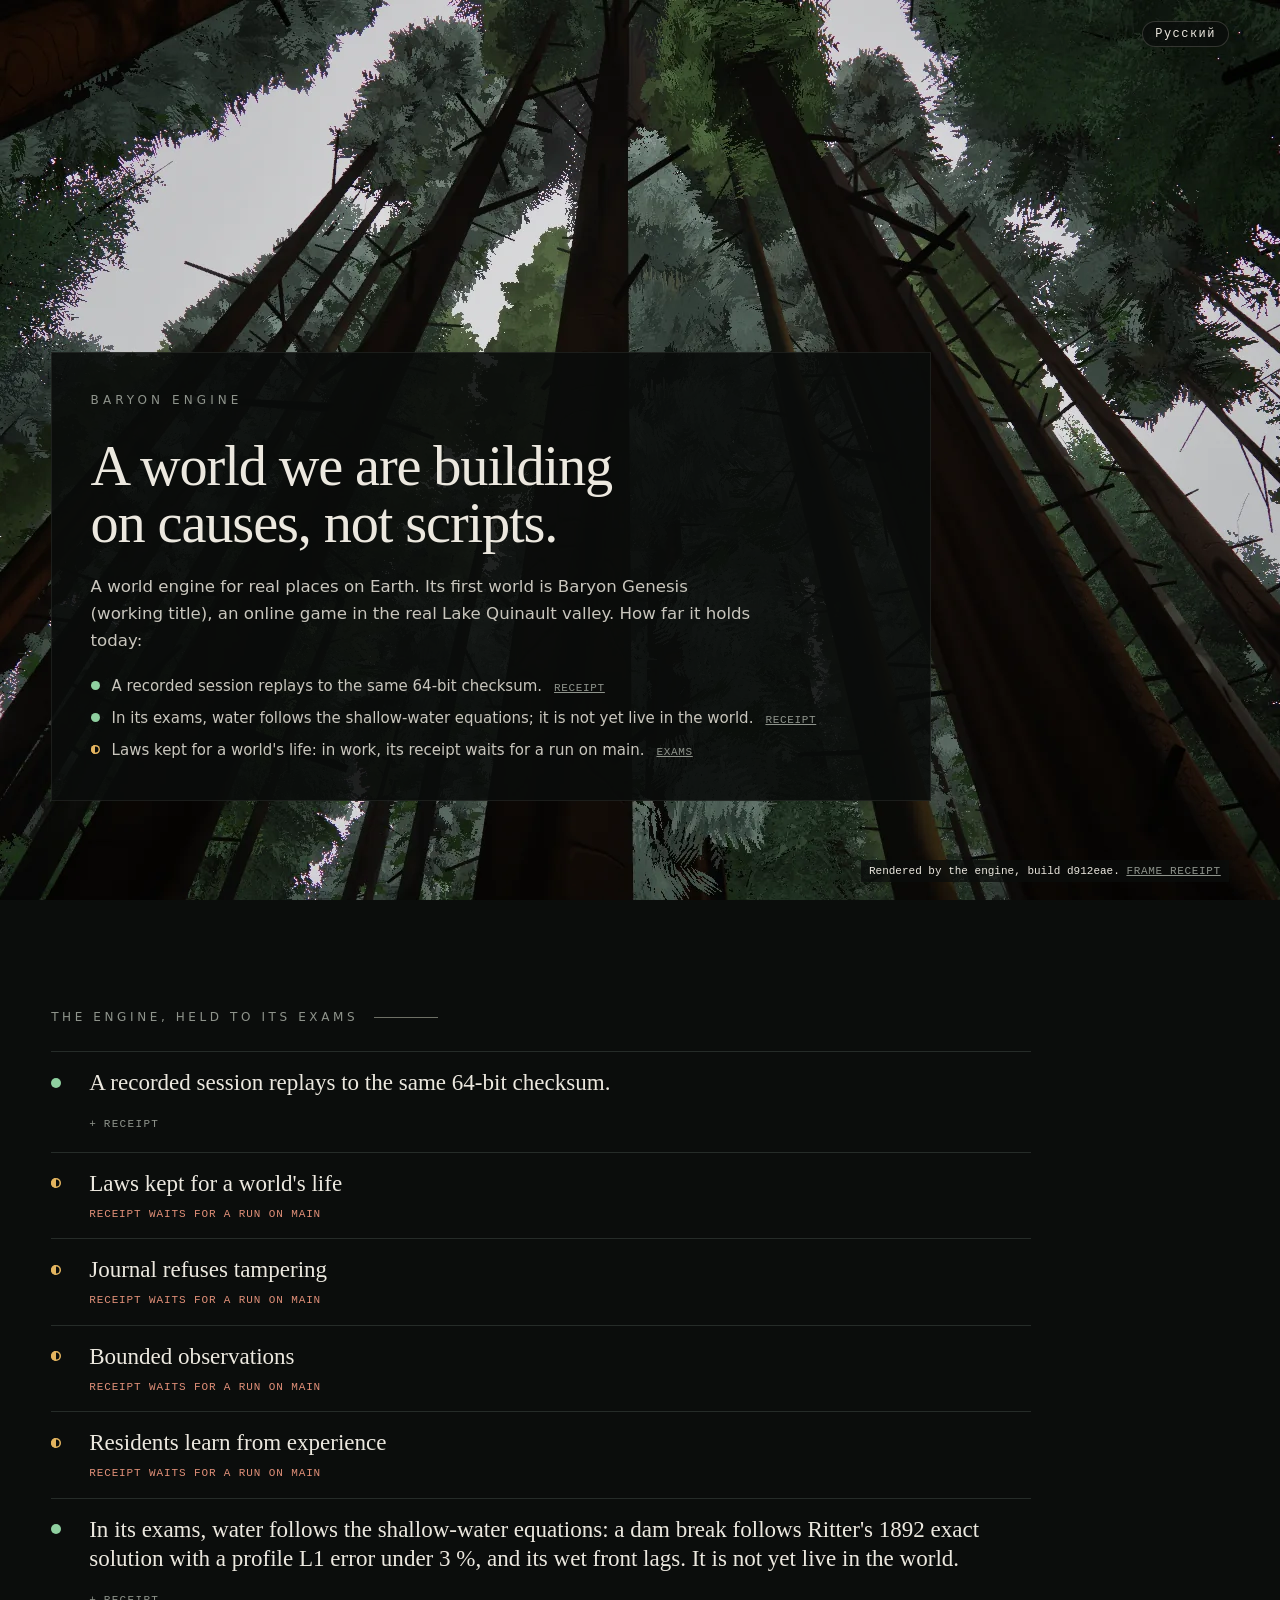
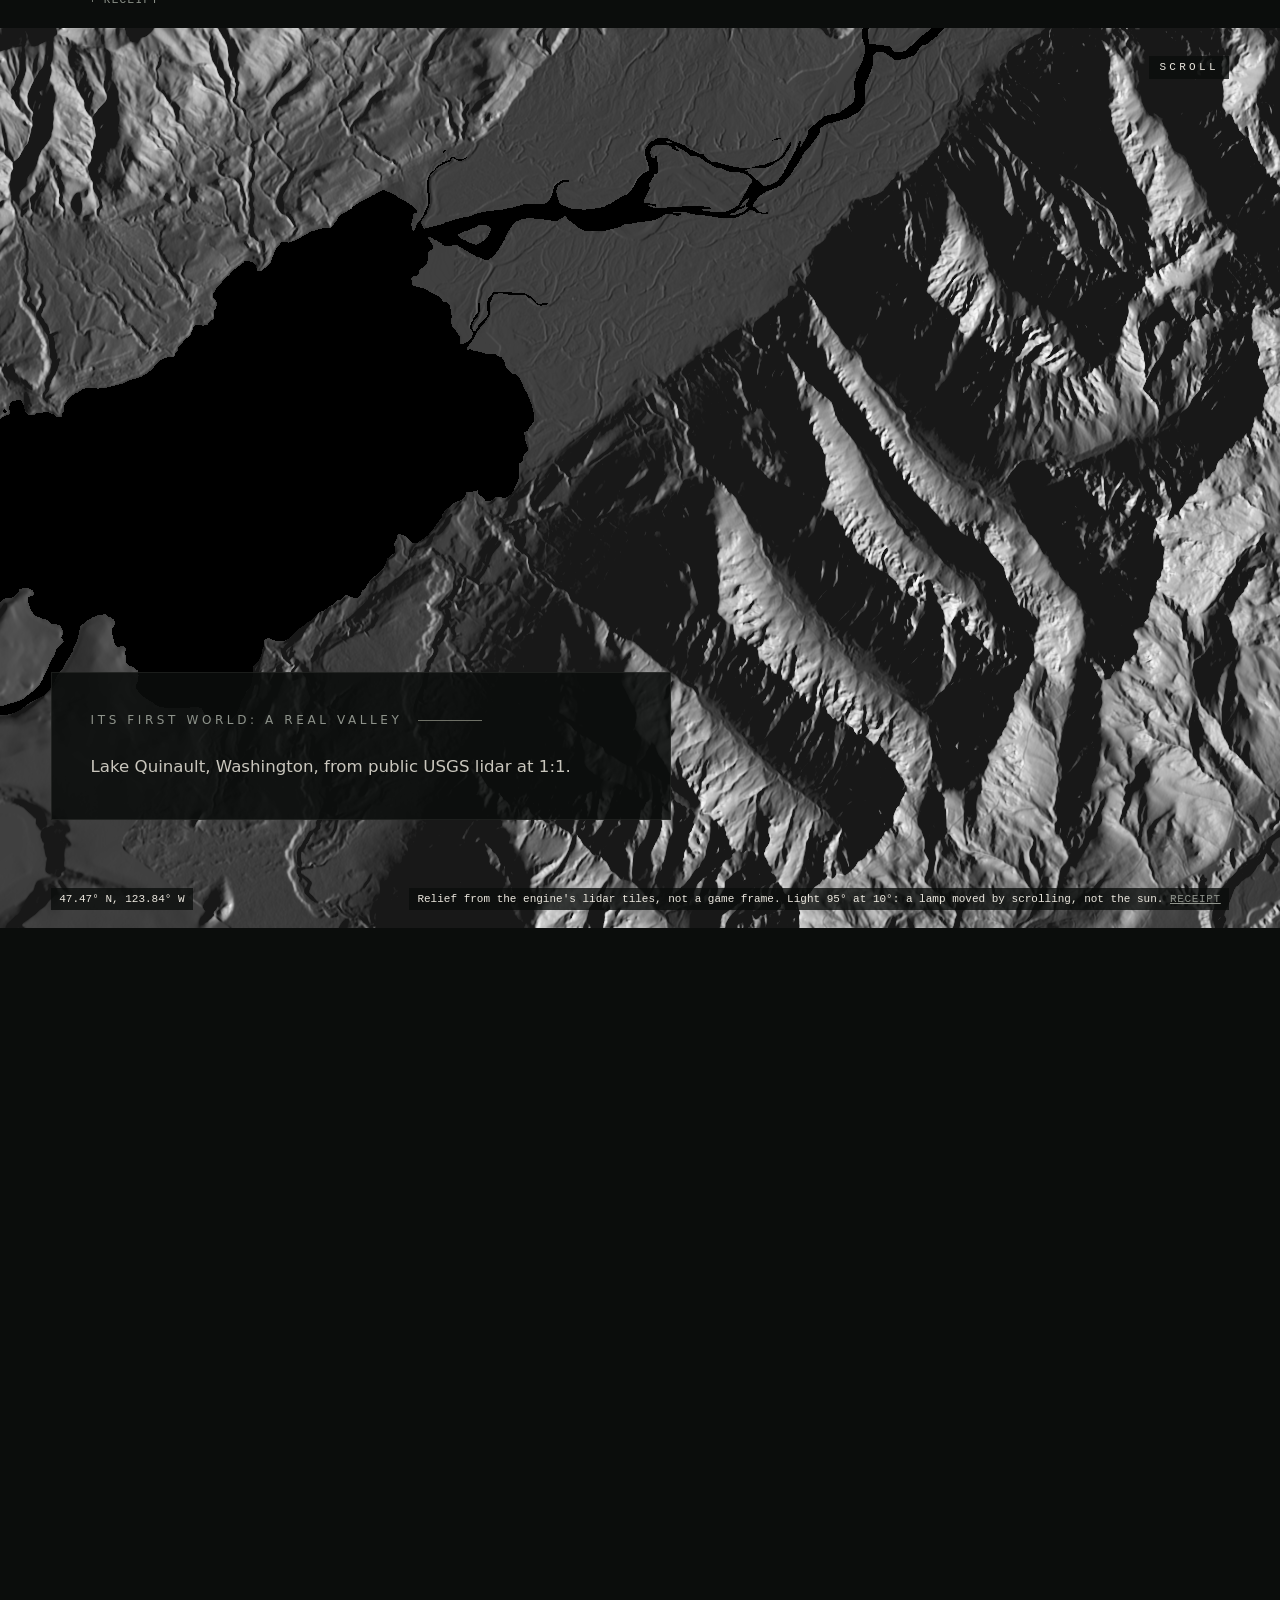
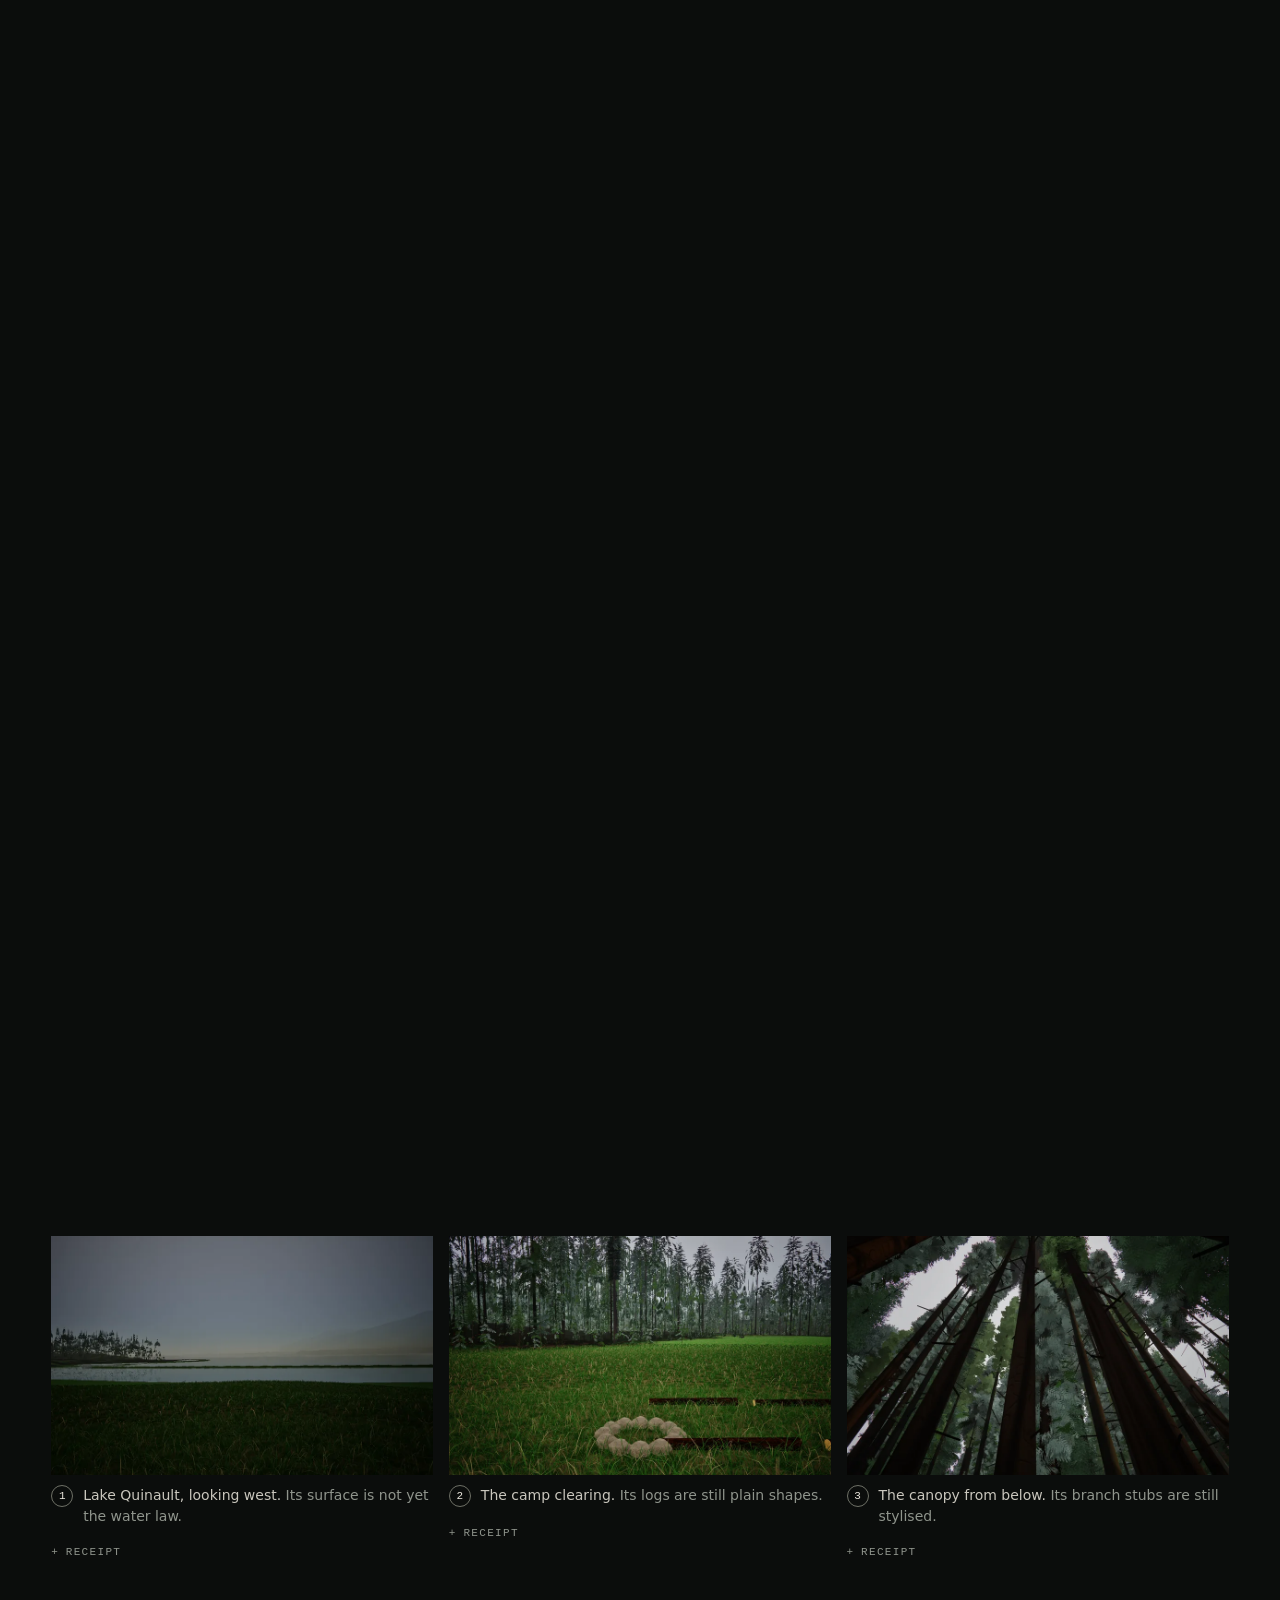
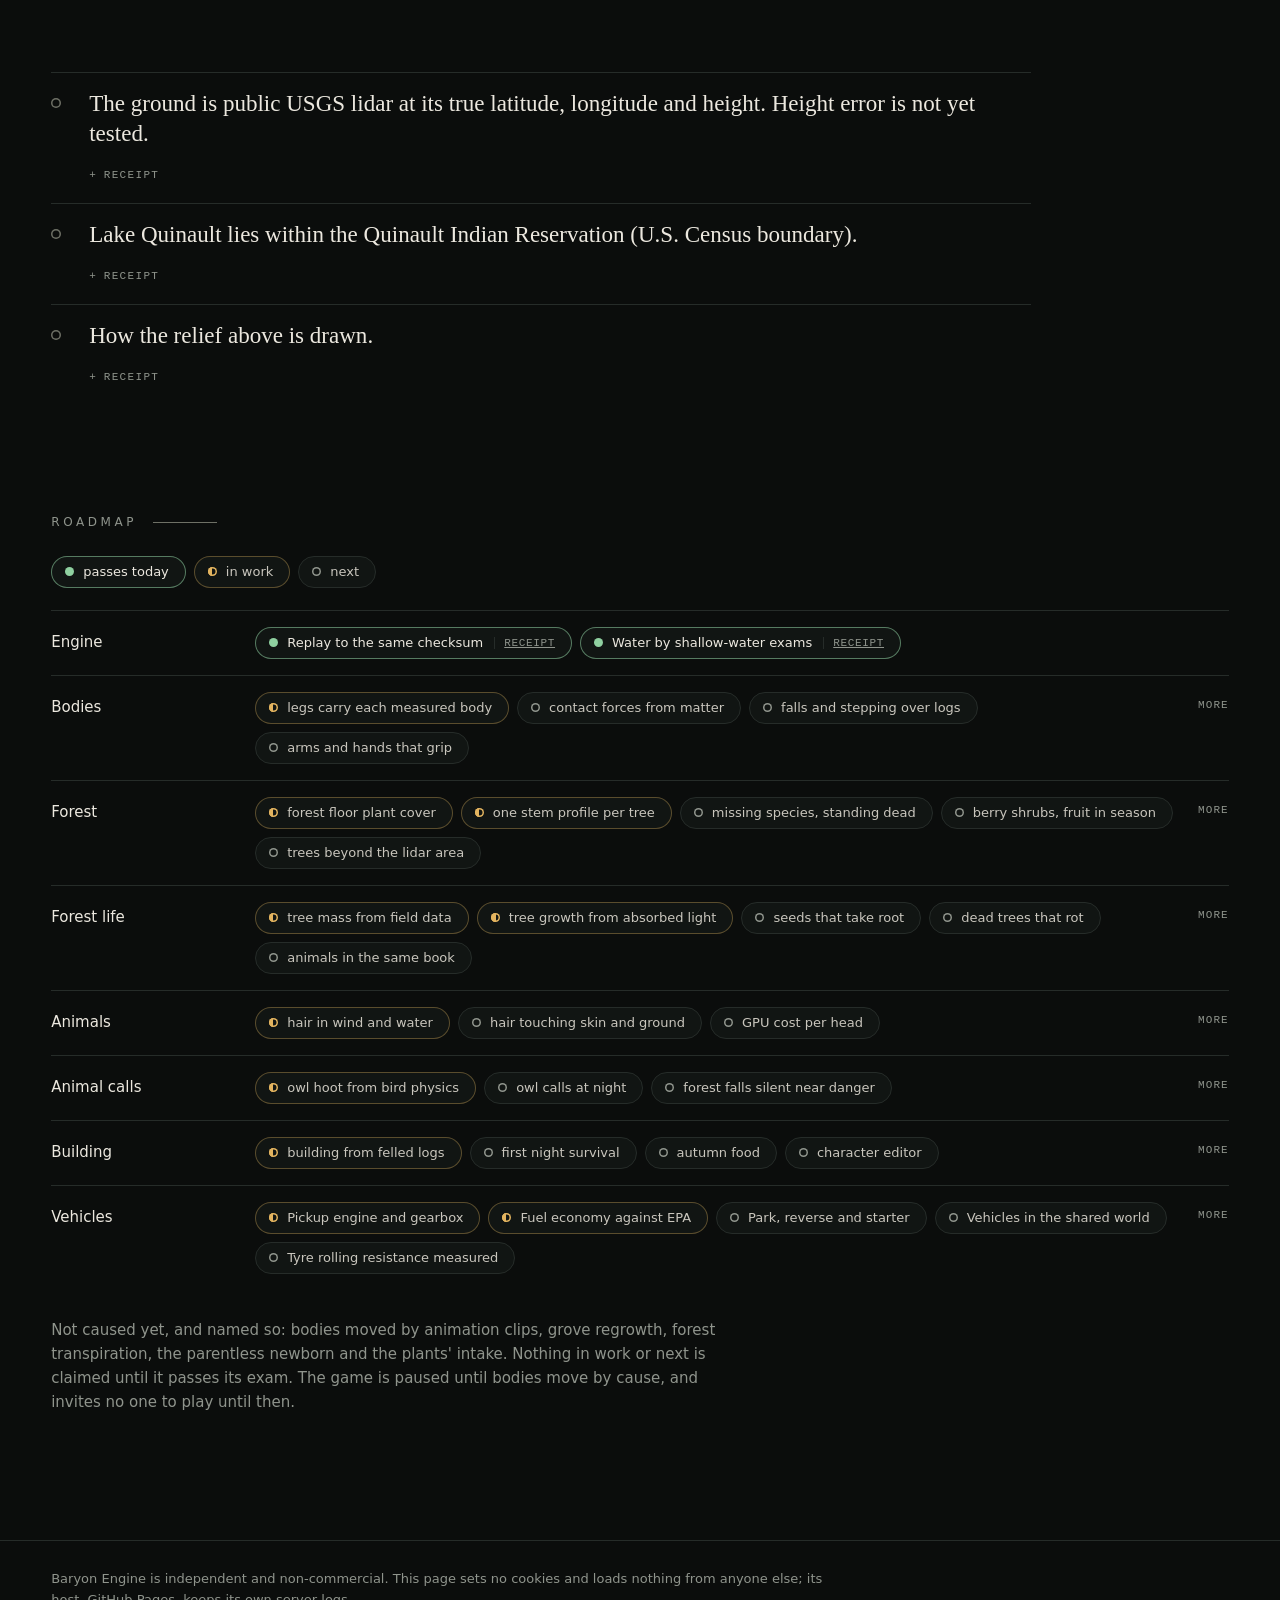
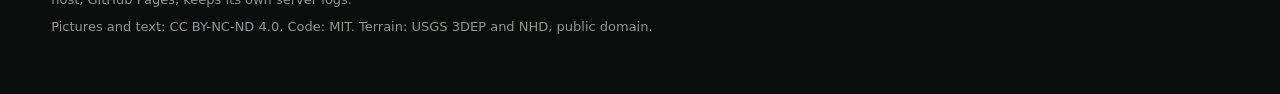
<file: index.html>
<!doctype html>
<html lang="en">
<head>
<meta charset="utf-8">
<meta http-equiv="Content-Security-Policy" content="default-src 'none'; script-src 'self'; style-src 'self'; img-src 'self'; media-src 'self'; font-src 'self'; connect-src 'none'; frame-src 'none'; form-action 'none'; base-uri 'none'">
<meta name="referrer" content="no-referrer">
<meta name="viewport" content="width=device-width, initial-scale=1">
<meta name="color-scheme" content="dark">
<title>Baryon Engine</title>
<meta name="description" content="Baryon Engine: a world engine for real places on Earth, built so that everything has a cause. Its first world is an online game in the real Lake Quinault valley. Each claim names its exam.">
<link rel="alternate" hreflang="en" href="./">
<link rel="alternate" hreflang="ru" href="ru/">
<link rel="icon" type="image/svg+xml" href="assets/icon.svg">
<link rel="stylesheet" href="assets/site.css">
<script type="module" src="assets/site.js"></script>
<script type="module" src="assets/stage.js"></script>
</head>
<body>

<header class="hero">
  <nav class="lang"><a href="ru/" hreflang="ru" lang="ru">Русский</a></nav>
  <picture class="hero-img">
    <source type="image/webp" srcset="media/canopy/canopy-828.webp 828w, media/canopy/canopy-1440.webp 1440w" sizes="100vw">
    <img src="media/canopy/canopy-1440.jpg" width="1440" height="900" alt="Looking straight up tall conifer trunks into the canopy, rendered by the engine. No person is in the frame.">
  </picture>
  <div class="hero-card">
    <p class="mark-word">Baryon Engine</p>
    <h1><span>A world we are building</span> <span>on causes, not scripts.</span></h1>
    <p class="lede">A world engine for real places on Earth. Its first world is Baryon Genesis (working title), an online game in the real Lake Quinault valley. How far it holds today:</p>
    <ol class="proofs">
      <li><span class="dot is-pass" aria-hidden="true"></span>A recorded session replays to the same 64-bit checksum. <a href="#receipt-replay">Receipt</a></li>
      <li><span class="dot is-pass" aria-hidden="true"></span>In its exams, water follows the shallow-water equations; it is not yet live in the world. <a href="#receipt-water">Receipt</a></li>
      <li><span class="dot is-work" aria-hidden="true"></span>Laws kept for a world&#x27;s life: in work, its receipt waits for a run on main. <a href="#engine">Exams</a></li>
    </ol>
  </div>
  <p class="hero-caption">Rendered by the engine, build d912eae. <a href="#receipt-frame-3">Frame receipt</a></p>
</header>

<main>
  <section class="engine" id="engine">
    <h2>The engine, held to its exams</h2>
    <ol class="claims">
      <li class="claim-row is-pass"><span class="chip-state">passes today: </span><p>A recorded session replays to the same 64-bit checksum.</p><details class="receipt" id="receipt-replay"><summary>Receipt</summary><pre data-receipt="replay">claim    A recorded session replays exactly, to the same 64-bit checksum.
exam     GenesisBench --replay on the supported valley recording
         (current world format; 600 ticks, 3 agents; recording sha256
         dabb303a553284d1...)
output   Replay verified: tick=600, agents=3, checksum=9e2da0cad58a9a33
commit   b4246f42c1fc36ee594d5216f278cb2ceaa27d7f (main; the SHA the run
         tested, from its "Validate inputs" step)
date     2026-10-23 08:45 UTC
machine  Mac mini (Apple Silicon), macOS, release build
scope    One supported recording. Recordings in older world formats are
         refused by design, not replayed.</pre></details></li>
      <li class="claim-row is-work"><span class="chip-state">in work: </span><p>Laws kept for a world&#x27;s life</p><span class="pending">receipt waits for a run on main</span></li>
      <li class="claim-row is-work"><span class="chip-state">in work: </span><p>Journal refuses tampering</p><span class="pending">receipt waits for a run on main</span></li>
      <li class="claim-row is-work"><span class="chip-state">in work: </span><p>Bounded observations</p><span class="pending">receipt waits for a run on main</span></li>
      <li class="claim-row is-work"><span class="chip-state">in work: </span><p>Residents learn from experience</p><span class="pending">receipt waits for a run on main</span></li>
      <li class="claim-row is-pass"><span class="chip-state">passes today: </span><p>In its exams, water follows the shallow-water equations: a dam break follows Ritter&#x27;s 1892 exact solution with a profile L1 error under 3 %, and its wet front lags. It is not yet live in the world.</p><details class="receipt" id="receipt-water"><summary>Receipt</summary><pre data-receipt="water">claim    In its exams, water follows the shallow-water equations. It is not
         yet live in the world shown on this page.
law      shallowWaterSemiImplicitV1 (Casulli 1990)
exams    WaterFieldTests: 10 tests, 0 failures, among them
           still water over a bumpy bed does not move
           mass is conserved exactly while water runs downhill
           a dam break follows Ritter's solution at both clocks
           rain on a slope settles to the kinematic-wave sheet
           a channel settles at Manning's normal depth
output   EXAM damBreak L1 k=1 0.02653561303221988 k=48 0.02715297851681398
           front k=1 290.0 m k=48 238.0 m exact 300.62948358402906 m
         EXAM kinematicSheet step=500 ms L1 0.001962163068997887
         TOTAL: passed=10 failed=0 skipped=0
commit   b4246f42c1fc36ee594d5216f278cb2ceaa27d7f (main; the SHA the run
         tested, from its "Validate inputs" step)
date     2026-10-23 09:30 UTC
machine  Mac mini (Apple Silicon), macOS
note     the profile's L1 error is 2.7 %; the wet front lags the exact one
         (238 m against 301 m at the 48x clock), as the output line shows</pre></details></li>
    </ol>
  </section>

  <section class="stage" aria-label="Its first world: the Quinault valley, drawn from lidar">
    <div class="stage-pin">
      <div class="map">
        <picture class="map-img">
          <source type="image/webp" srcset="media/relief/relief-1280.webp 1280w, media/relief/relief-1920.webp 1920w, media/relief/relief-2560.webp 2560w, media/relief/relief-3750.webp 3750w" sizes="100vw">
          <img src="media/relief/relief-1920.jpg" width="3750" height="2000" loading="lazy" alt="Grey shaded relief of the Quinault valley, north up: Lake Quinault in black, the river entering from the north-east and leaving to the south-west, steep ridges to the east. Numbered marks on the south-east shore show where each frame was taken, with the direction it looks.">
        </picture>
        <canvas class="map-gl" aria-hidden="true"></canvas>
        <svg class="map-svg" viewBox="0 0 15000 8000" preserveAspectRatio="xMidYMid slice" role="group" aria-label="Where each frame was taken">
<!-- marks:begin -->
<a class="mark" href="#frame-1" aria-label="Frame 1: Lake Quinault, east end"><path class="cone" pathLength="1" d="M6489.1 3979.7L5954.7 4431.9A700 700 0 0 1 5889.4 3618.5Z"/><g transform="translate(6489.1 3979.7)"><g class="mark-scale"><circle r="5.5"/><text x="10" y="-10" text-anchor="start">1</text></g></g></a>
<a class="mark" href="#frame-2" aria-label="Frame 2: The camp clearing"><path class="cone" pathLength="1" d="M5798.0 4524.0L6206.0 5092.8A700 700 0 0 1 5390.0 5092.8Z"/><g transform="translate(5798.0 4524.0)"><g class="mark-scale"><circle r="5.5"/><text x="-10" y="20" text-anchor="end">2</text></g></g></a>
<a class="mark" href="#frame-3" aria-label="Frame 3: The canopy from below"><path class="cone" pathLength="1" d="M5800.1 4416.4L5434.3 3819.5A700 700 0 0 1 6165.8 3819.5Z"/><g transform="translate(5800.1 4416.4)"><g class="mark-scale"><circle r="5.5"/><text x="-10" y="-10" text-anchor="end">3</text></g></g></a>
<!-- marks:end -->
        </svg>
      </div>
      <div class="title-card">
        <h2>Its first world: a real valley</h2>
        <p class="lede">Lake Quinault, Washington, from public USGS lidar at 1:1.</p>
      </div>
      <p class="legend"><span>47.47° N, 123.84° W</span><span>Relief from the engine&#x27;s lidar tiles, not a game frame. <span class="static-only">Light from 315° at 45°.</span><span class="live-only">Light <b data-light>95° at 4°</b>: a lamp moved by scrolling, not the sun.</span> <a href="#receipt-relief">Receipt</a></span></p>
      <p class="cue" aria-hidden="true">Scroll</p>
    </div>
  </section>

  <section class="frames" aria-label="Rendered by the engine">
    <figure id="frame-1">
      <picture>
        <source type="image/webp" srcset="media/lake/lake-828.webp 828w, media/lake/lake-1320.webp 1320w" sizes="(max-width: 760px) 100vw, 33vw">
        <img src="media/lake/lake-1320.jpg" srcset="media/lake/lake-828.jpg 828w, media/lake/lake-1320.jpg 1320w" sizes="(max-width: 760px) 100vw, 33vw" width="1320" height="900" alt="Lake Quinault from its east end at eye height, looking west: grass in the foreground, a strip of still water, a wooded point at the left and a ridge at the right under a grey sky. No person is in the frame.">
      </picture>
      <figcaption><span class="n">1</span><span>Lake Quinault, looking west. <em>Its surface is not yet the water law.</em></span></figcaption>
      <details class="receipt" id="receipt-frame-1"><summary>Receipt</summary><pre data-receipt="frame-lake">picture   Lake Quinault from its east end, looking west.
build     d912eae4b, release build
binary    sha256
          55cb2dbe85ecfb852cc4fe8ddd2c7b3c215ad76a052594010cc2818139982000
rendered  2026-10-22 19:37:37 UTC, Mac mini (Apple Silicon), exit 0
camera    47.47518 N, 123.83198 W: the map location the photographer gave
          a public photograph (Chris Light, "Lk Quinault (frm east)
          1316.jpg", Wikimedia Commons); no GPS, error unknown; 1.6 m
          above the ground (+/- 0.2 m); azimuth 265.4 deg true (+/- 0.0513
          deg); pitch 0.0 deg (+/- 0.0138 deg); horizontal field of view
          71.3 deg (+/- 1.5 deg); direction and pitch fitted to that
          photograph's terrain skyline. No pixel of it is used.
world     quinault-geo-v2; tick 311; world checksum cd08dd18752b50f8
note      The lake shown is a surface at its recorded level, not the water
          law.
master    PNG, sha256
          5d74b153550b6e6c89472e26dc9cb7503eb19646023ab058b955c2a57f969c1f
transform crop 1320:900:120:0; resize lanczos; webp cwebp -q 82 -m 6
          -metadata none; jpeg ffmpeg mjpeg q 3; no grade
published lake-828.webp 828x564 sha256
          63d7de2b9b09aa1a82143fa78e1fe3a1d2184d72b7e82adbb5da3f07968cf3b5
published lake-828.jpg 828x564 sha256
          878fde0fff34d6d1dc50a48ed9500de01b6ea9f47166203498b09d17b82b7336
published lake-1320.webp 1320x900 sha256
          7809f9235be42be67af12bce0625a4f7975595e44b67c437b3cf9d77b5902833
published lake-1320.jpg 1320x900 sha256
          d171b88ea25ae9a280f387d607d2efe50cfeb42feb8f3909ba02e6e3661b9e19
checked   No person in frame, checked by eye at full size. The left 120 px
          were cut because a dark shape there could not be told from a
          sapling.</pre></details>
    </figure>
    <figure id="frame-2">
      <picture>
        <source type="image/webp" srcset="media/clearing/clearing-828.webp 828w, media/clearing/clearing-1440.webp 1440w" sizes="(max-width: 760px) 100vw, 33vw">
        <img src="media/clearing/clearing-1440.jpg" srcset="media/clearing/clearing-828.jpg 828w, media/clearing/clearing-1440.jpg 1440w" sizes="(max-width: 760px) 100vw, 33vw" width="1440" height="900" alt="A grass clearing at eye height, looking south to the forest edge, with a ring of stones and two logs in the foreground under an overcast sky. No person is in the frame." loading="lazy">
      </picture>
      <figcaption><span class="n">2</span><span>The camp clearing. <em>Its logs are still plain shapes.</em></span></figcaption>
      <details class="receipt" id="receipt-frame-2"><summary>Receipt</summary><pre data-receipt="frame-clearing">picture   The camp clearing near the south shore, looking south to the
          forest edge.
build     d912eae4b, release build
binary    sha256
          55cb2dbe85ecfb852cc4fe8ddd2c7b3c215ad76a052594010cc2818139982000
rendered  2026-10-22 19:34:29 UTC, Mac mini (Apple Silicon), exit 0
camera    47.47028 N, 123.84115 W (+/- 1 m); 1.6 m above the ground (+/-
          0.05 m); azimuth 180.0 deg true (+/- 0.5 deg); pitch -4.0 deg
          (+/- 0.5 deg); horizontal field of view 71.3 deg (+/- 1 deg)
world     quinault-geo-v2; tick 291; world checksum 6edab2fc41afc31
note      The stone ring and the logs are still plain shapes.
master    PNG, sha256
          e364a2a1ab9484f129c776e0de81b3651d1bf9cf13668f2892c99204c45a0995
transform crop none; resize lanczos; webp cwebp -q 82 -m 6 -metadata none;
          jpeg ffmpeg mjpeg q 3; no grade
published clearing-828.webp 828x518 sha256
          18cfbabbc1161c1d46d377139187dd74ca3381d0f975eae6de827401ace4f855
published clearing-828.jpg 828x518 sha256
          5085d713e3f38f0b4870b0a1647b94e0673cc31fc98151749e9b71ae4da1e126
published clearing-1440.webp 1440x900 sha256
          58317762426a19481fd87c33136ab20cc647a3a531cb912b77b4bbcb8a9e1edd
published clearing-1440.jpg 1440x900 sha256
          b174f6a5c704c6d2c2fdb949a55d8d78f9f72cc2a955933834240e5deaab24fb
checked   No person in frame. The dark shapes at the forest edge are
          ferns, checked under magnification.</pre></details>
    </figure>
    <figure id="frame-3">
      <picture>
        <source type="image/webp" srcset="media/canopy/canopy-828.webp 828w, media/canopy/canopy-1440.webp 1440w" sizes="(max-width: 760px) 100vw, 33vw">
        <img src="media/canopy/canopy-1440.jpg" srcset="media/canopy/canopy-828.jpg 828w, media/canopy/canopy-1440.jpg 1440w" sizes="(max-width: 760px) 100vw, 33vw" width="1440" height="900" alt="Looking straight up tall conifer trunks into the canopy against a pale sky. No person is in the frame." loading="lazy">
      </picture>
      <figcaption><span class="n">3</span><span>The canopy from below. <em>Its branch stubs are still stylised.</em></span></figcaption>
      <details class="receipt" id="receipt-frame-3"><summary>Receipt</summary><pre data-receipt="frame-canopy">picture   The canopy, seen from below.
build     d912eae4b, release build
binary    sha256
          55cb2dbe85ecfb852cc4fe8ddd2c7b3c215ad76a052594010cc2818139982000
rendered  2026-10-22 19:37:04 UTC, Mac mini (Apple Silicon), exit 0
camera    47.47125 N, 123.84112 W (+/- 1 m); 1.6 m above the ground (+/-
          0.05 m); azimuth 0.0 deg true (+/- 0.5 deg); pitch 62.0 deg (+/-
          0.5 deg); horizontal field of view 63.0 deg (+/- 1 deg)
world     quinault-geo-v2; tick 356; world checksum c426ac687bb49015
note      The branch stubs are still stylised.
master    PNG, sha256
          8127f201d57e4b4a7c8789b3706f250a4644b4782cdbc1a046b41b01b89ffdc1
transform crop none; resize lanczos; webp cwebp -q 82 -m 6 -metadata none;
          jpeg ffmpeg mjpeg q 3; no grade
published canopy-828.webp 828x518 sha256
          b896ccb0ebdda2d1169a48c68a200a89c16df031eb4288a9bfd451293ebb61f2
published canopy-828.jpg 828x518 sha256
          ad0ca788e44631467ef7087ced50f4b23d1daaba56f8bba8b67bb049c5ee6a20
published canopy-1440.webp 1440x900 sha256
          c04346a3d017644e9b6e11bd626c17981c1ace2d2c5781f4d1d441573993e830
published canopy-1440.jpg 1440x900 sha256
          85857d704857da2a7f16d9ba14718e727bffa89086437bb053699f0bedaf7764
checked   No person in frame, checked by eye at full size.</pre></details>
    </figure>
  </section>

  <section class="place" id="place">
    <ol class="claims">
      <li class="claim-row is-fact"><span class="chip-state">provenance: </span><p>The ground is public USGS lidar at its true latitude, longitude and height. Height error is not yet tested.</p><details class="receipt" id="receipt-valley"><summary>Receipt</summary><pre data-receipt="valley">claim    The valley is the real Lake Quinault, Washington, at 1:1. Its ground
         is public USGS lidar, set at its true latitude, longitude and height.
kind     provenance, not an exam
ground   USGS 3D Elevation Program 1 m lidar, Olympic Peninsula 2017
         (vendor Quantum Spatial); USGS 1/3 arc-second DEM beyond it.
         U.S. Government works, public domain.
lake     USGS National Hydrography Dataset: Lake Quinault, GNIS 01531495
grid     2 m over 15 x 8 km around the lake, 32 m beyond
datum    NAD83(2011); heights NAVD88
frame    +proj=tmerc +lat_0=47.475 +lon_0=-123.865 +k_0=1 +ellps=GRS80
manifest quinault-geo-v2
         sha256 14b0a41d853490763d1ba814067538353f445e2618f448d52c9e6b13de00e71c
untested height error against survey benchmarks</pre></details></li>
      <li class="claim-row is-fact"><span class="chip-state">fact: </span><p>Lake Quinault lies within the Quinault Indian Reservation (U.S. Census boundary).</p><details class="receipt" id="receipt-quinault-nation"><summary>Receipt</summary><pre data-receipt="quinault-nation">claim    Lake Quinault lies within the Quinault Indian Reservation (U.S.
         Census boundary).
boundary U.S. Census Bureau TIGERweb, American Indian / Alaska Native
         areas: "Quinault Reservation", GEOID 3040; queried 2026-10-23.
         Seven points on the lake fall inside it; the boundary follows the
         shore, so the cameras on this page (on the shore) stand outside
         it and the water in frame 1 is inside it.</pre></details></li>
      <li class="claim-row is-fact"><span class="chip-state">method: </span><p>How the relief above is drawn.</p><details class="receipt" id="receipt-relief"><summary>Receipt</summary><pre data-receipt="relief">picture   The valley's relief, drawn from the engine's terrain tiles (USGS
          lidar). Not a game frame.
manifest  quinault-geo-v2, sha256
          14b0a41d853490763d1ba814067538353f445e2618f448d52c9e6b13de00e71c
tiles     120 fine tiles at 2 m, each checked against the manifest;
          their hashes in order hash to 31bc277bdf6cb5b3
extent    15 x 8 km, north up, 4 m per pixel
method    2 x 2 block mean of the 2 m nodes; Horn (1981) hillshade, light
          from azimuth 315 deg at 45 deg altitude; land grey 24 + 231 x
          max(0, cos), so black is water only: lake and river nodes, which
          the survey flattens and whose bed is unknown; no colour,
          atmosphere or grade
check     969549 black cells = 969549 water + 0 no-data cells
tool      tools/relief.py in this repository, Python standard library only
master    PNG 3750 x 2000 grey, sha256
          fac0857517e0b04214a5843cb539f9580ee9cd883c70f9f43a4e68f06c9591ea
          pixel data sha256 d04bb6559e15efc15608402ff79393b8334e34c83119d34f29969e1d33121076
published relief-1280.webp 1280x682 sha256
          89e1021887f74cae57346490fe1c0423be3267b1d19dce1d646561753a9a787d
published relief-1920.webp 1920x1024 sha256
          c550e145b563f5a8817b1da70bebc920666214c221f1aae462715e126d73233d
published relief-1920.jpg 1920x1024 sha256
          611049176e40ec2afabc6191fd89e02687d277e7d287824ee92bca4495063c6a
published relief-2560.webp 2560x1366 sha256
          67b16cad30ea340de3eecffbeacb8733919a8a3696a419b124a958250adc23c4
published relief-3750.webp 3750x2000 sha256
          69ebaa9e64c0b42befb154bf382d84ece6c1202e368ae28d3f71446a74eb6ba7
heights   height-8m.png 1875 x 1000, 8 m; height-16m.png 937 x 500, 16 m (phones)
          R x 256 + G = height above NAVD88 0 in 5 cm steps; B = 255 for water;
          means of the cells above; lit live in your browser by the same
          method (Horn's 3 x 3 kernel, grey 24 + 231 x max(0, cos)) from
          these heights, with a lamp moved as you scroll (not the sun)
          rgb sha256 87afc2b599b109d850164dedd586d16eb506ed8743a60685afb2d514a795ea93
                     a7ab9fcf1c396ed8cb018aa6470f30e69d19004f98ac6de8d3151d27ed8daa02
published height-8m.png sha256
          ea7ee6f218052df3596042dab2badc8bd11532d94fcc65b72edae9447650bcd6
published height-16m.png sha256
          e8b678570eb1772a0ab211d1353ebe333231eddb02fb9881b9cbe84d2b9c3476
marks     camera positions and fields of view copied from each frame's receipt</pre></details></li>
    </ol>
  </section>

  <section class="road" id="roadmap">
    <h2>Roadmap</h2>
    <p class="legend-inline"><span class="chip is-pass">passes today</span><span class="chip is-work">in work</span><span class="chip is-next">next</span></p>
    <!-- roadmap:begin -->
    <ol class="roadmap">
      <li class="rm-row"><span class="rm-track">Engine</span><ol class="rm-chips"><li class="chip is-pass"><span class="chip-state">passes today: </span>Replay to the same checksum <a class="chip-receipt" href="#receipt-replay">Receipt</a></li><li class="chip is-pass"><span class="chip-state">passes today: </span>Water by shallow-water exams <a class="chip-receipt" href="#receipt-water">Receipt</a></li></ol></li>
      <li class="rm-row"><span class="rm-track">Bodies</span><ol class="rm-chips"><li class="chip is-work"><span class="chip-state">in work: </span>legs carry each measured body</li><li class="chip is-next"><span class="chip-state">next: </span>contact forces from matter</li><li class="chip is-next"><span class="chip-state">next: </span>falls and stepping over logs</li><li class="chip is-next"><span class="chip-state">next: </span>arms and hands that grip</li></ol><details class="rm-more"><summary>More</summary><p>Next, in order: contact between bodies and solids as forces from the matter that meets; stepping over logs and roots, and falls when a foot is caught; step timing from the body&#x27;s own energy cost; arms and hands that reach and grip under the same law; segment masses from each body&#x27;s own measurements instead of a sex label.</p><p class="issue">epic #1489</p></details></li>
      <li class="rm-row"><span class="rm-track">Forest</span><ol class="rm-chips"><li class="chip is-work"><span class="chip-state">in work: </span>forest floor plant cover</li><li class="chip is-work"><span class="chip-state">in work: </span>one stem profile per tree</li><li class="chip is-next"><span class="chip-state">next: </span>missing species, standing dead</li><li class="chip is-next"><span class="chip-state">next: </span>berry shrubs, fruit in season</li><li class="chip is-next"><span class="chip-state">next: </span>trees beyond the lidar area</li></ol><details class="rm-more"><summary>More</summary><p>Next for the forest, in order: the measured plant cover of the forest floor at every distance; one stem profile per tree, read by contact, sight, fire warmth, wood and the drawn trunk; the missing species and standing dead trees; berry shrubs whose fruit is food in season; trees beyond the lidar survey area; leaves that change and fall with the seasons.</p><p class="issue">epic #1208</p></details></li>
      <li class="rm-row"><span class="rm-track">Forest life</span><ol class="rm-chips"><li class="chip is-work"><span class="chip-state">in work: </span>tree mass from field data</li><li class="chip is-work"><span class="chip-state">in work: </span>tree growth from absorbed light</li><li class="chip is-next"><span class="chip-state">next: </span>seeds that take root</li><li class="chip is-next"><span class="chip-state">next: </span>dead trees that rot</li><li class="chip is-next"><span class="chip-state">next: </span>animals in the same book</li></ol><details class="rm-more"><summary>More</summary><p>Next for the life cycle, in order: measured trees that grow from the light they absorb and the water they take up, with the free regrowth of food removed; seeds that fall, wait for spring and take root by seedbed, best on rotting logs; dead trees that stand, fall and rot into the next seedbed; the same book for animals once bodies can be born and die; fungi that feed on decay or on living trees.</p><p class="issue">epic #1546</p></details></li>
      <li class="rm-row"><span class="rm-track">Animals</span><ol class="rm-chips"><li class="chip is-work"><span class="chip-state">in work: </span>hair in wind and water</li><li class="chip is-next"><span class="chip-state">next: </span>hair touching skin and ground</li><li class="chip is-next"><span class="chip-state">next: </span>GPU cost per head</li></ol><details class="rm-more"><summary>More</summary><p>Next, in order: measure the cost of hair and fur on the GPU for each head, inside equal frame-time tiers. Add contact between strands, and between strands and the body, through the one contact law. Add the drag a fibre feels in still air when it oscillates (unsteady Stokes drag), the friction of air along a fibre, and the fibre&#x27;s own material damping. Then strands drawn on a head, the law&#x27;s first reader, and one review of the whole rod law. Later the same law carries grass, twigs and ropes.</p><p class="issue">epic #1460</p></details></li>
      <li class="rm-row"><span class="rm-track">Animal calls</span><ol class="rm-chips"><li class="chip is-work"><span class="chip-state">in work: </span>owl hoot from bird physics</li><li class="chip is-next"><span class="chip-state">next: </span>owl calls at night</li><li class="chip is-next"><span class="chip-state">next: </span>forest falls silent near danger</li></ol><details class="rm-more"><summary>More</summary><p>Next, in order: one law of sound for a bird&#x27;s vocal organ and tract, and for an insect&#x27;s stridulation, with only each species&#x27; motor gestures fitted to openly licensed recordings. First a barred owl perched in the forest, calling at night and dawn, its call compared with published measurements and with held-out recordings in a blind test. Then a dawn songbird recorded at the valley in October, crickets only where the season and temperature allow, and alarm calls and silence when an animal perceives a predator or a person.</p><p class="issue">epic #1541</p></details></li>
      <li class="rm-row"><span class="rm-track">Building</span><ol class="rm-chips"><li class="chip is-work"><span class="chip-state">in work: </span>building from felled logs</li><li class="chip is-next"><span class="chip-state">next: </span>first night survival</li><li class="chip is-next"><span class="chip-state">next: </span>autumn food</li><li class="chip is-next"><span class="chip-state">next: </span>character editor</li></ol><details class="rm-more"><summary>More</summary><p>Next, in order: a player lays out a building plan that no law reads, and real felled logs fill it one by one through the one construction law. Then the first night of a survival world: heat, fire and shelter decide whether a body reaches dawn. Then autumn food: a carried ration, then fish cooked on a fire. Then a character editor that sets a body&#x27;s birth inputs inside the ANSUR II survey of US Army personnel, so that its build sets its gait, its load and its cold tolerance. That survey holds no elderly or disabled bodies, so the editor cannot make them yet; player bodies are always adults.</p><p class="issue">epic #1484</p></details></li>
      <li class="rm-row"><span class="rm-track">Vehicles</span><ol class="rm-chips"><li class="chip is-work"><span class="chip-state">in work: </span>Pickup engine and gearbox</li><li class="chip is-work"><span class="chip-state">in work: </span>Fuel economy against EPA</li><li class="chip is-next"><span class="chip-state">next: </span>Park, reverse and starter</li><li class="chip is-next"><span class="chip-state">next: </span>Vehicles in the shared world</li><li class="chip is-next"><span class="chip-state">next: </span>Tyre rolling resistance measured</li></ol><details class="rm-more"><summary>More</summary><p>Next for aviation and vehicles, in order. The pickup gets a gear selector with park, reverse and neutral, and a starter, so a stalled engine or an empty tank can be recovered. Vehicles are then born in the shared world on its real terrain and breathe its air. The fuel-economy exams against public EPA measurements are reworked part by part, each declared part replaced only by a measured one chosen by a rule written beforehand. Then road-load measurement of tyre rolling resistance, more vehicles on the same law, and the airliner sharing it.</p><p class="issue">epic #1448</p></details></li>
    </ol>
    <!-- roadmap:end -->
    <p class="aim">Not caused yet, and named so: bodies moved by animation clips, grove regrowth, forest transpiration, the parentless newborn and the plants&#x27; intake. Nothing in work or next is claimed until it passes its exam. The game is paused until bodies move by cause, and invites no one to play until then.</p>
  </section>
</main>

<footer>
  <p>Baryon Engine is independent and non-commercial. This page sets no cookies and loads nothing from anyone else; its host, GitHub Pages, keeps its own server logs.</p>
  <p>Pictures and text: CC BY-NC-ND 4.0. Code: MIT. Terrain: USGS 3DEP and NHD, public domain.</p>
</footer>

</body>
</html>
</file>
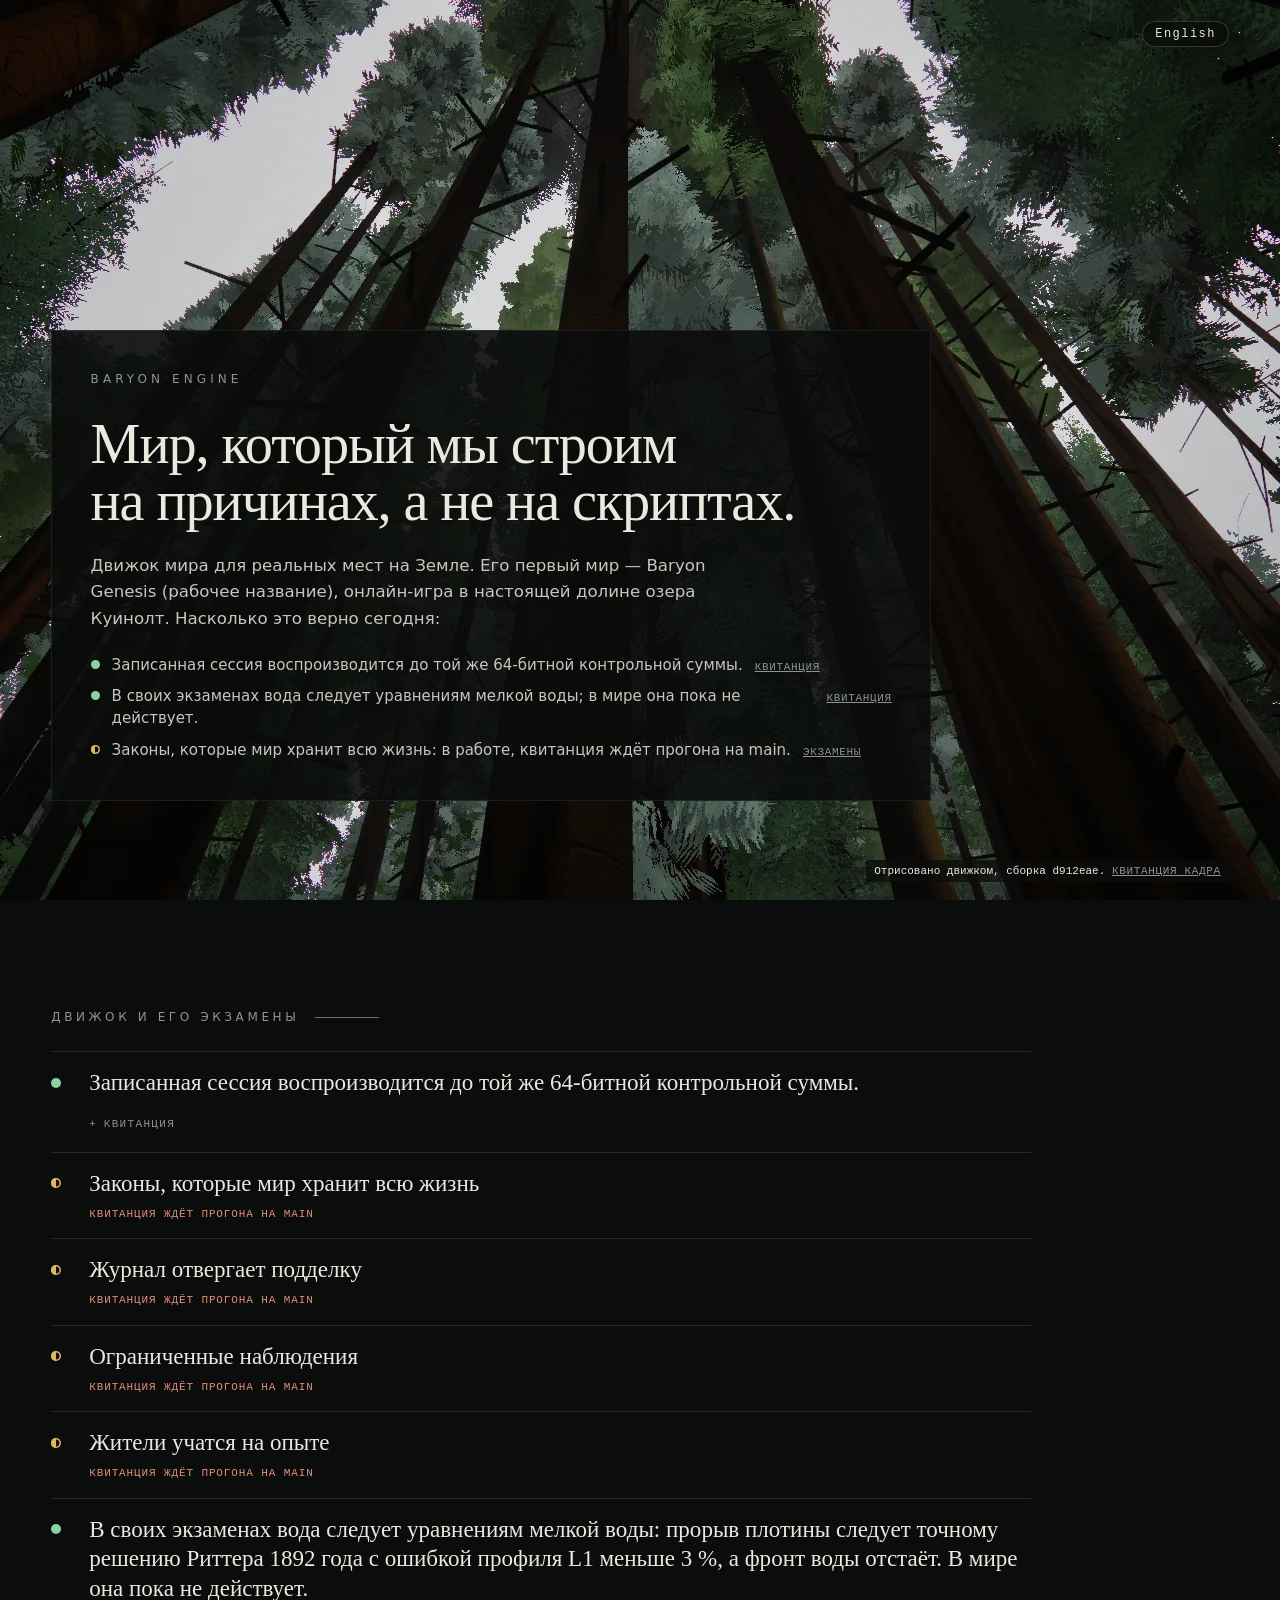
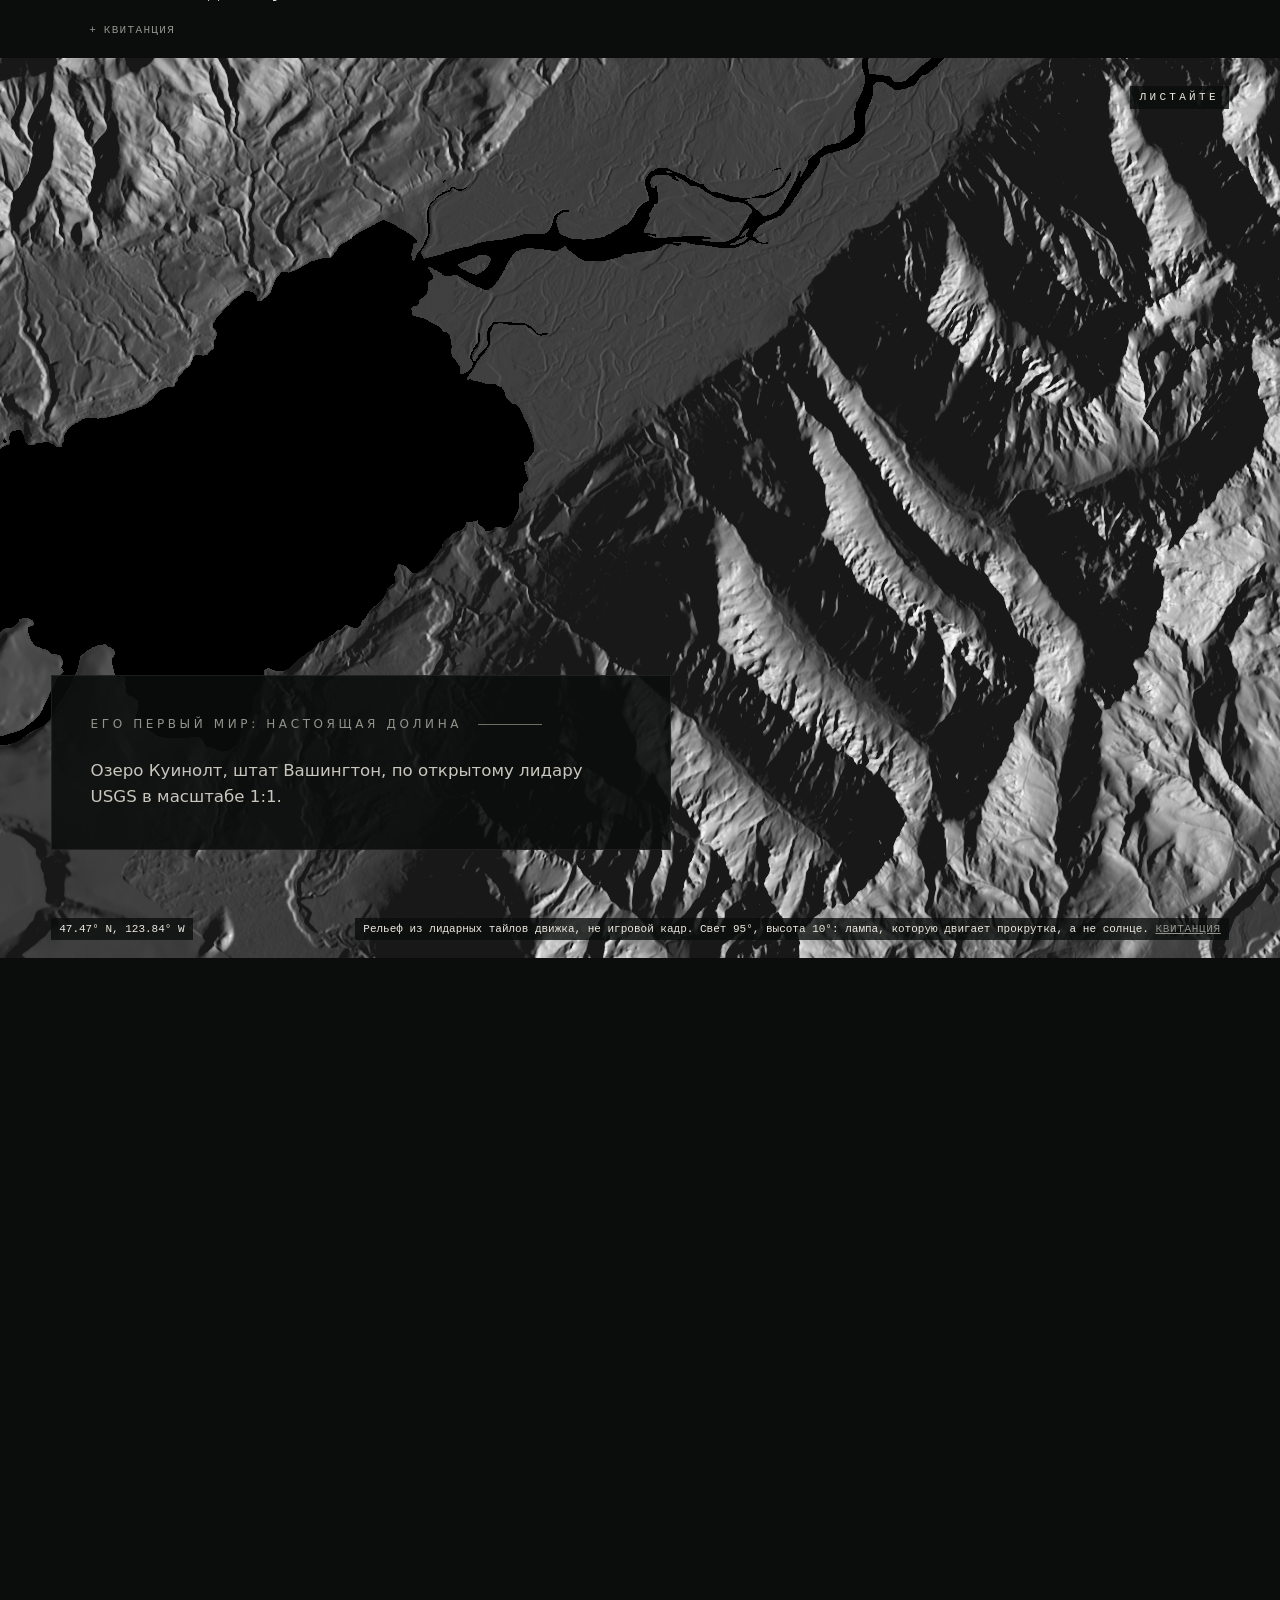
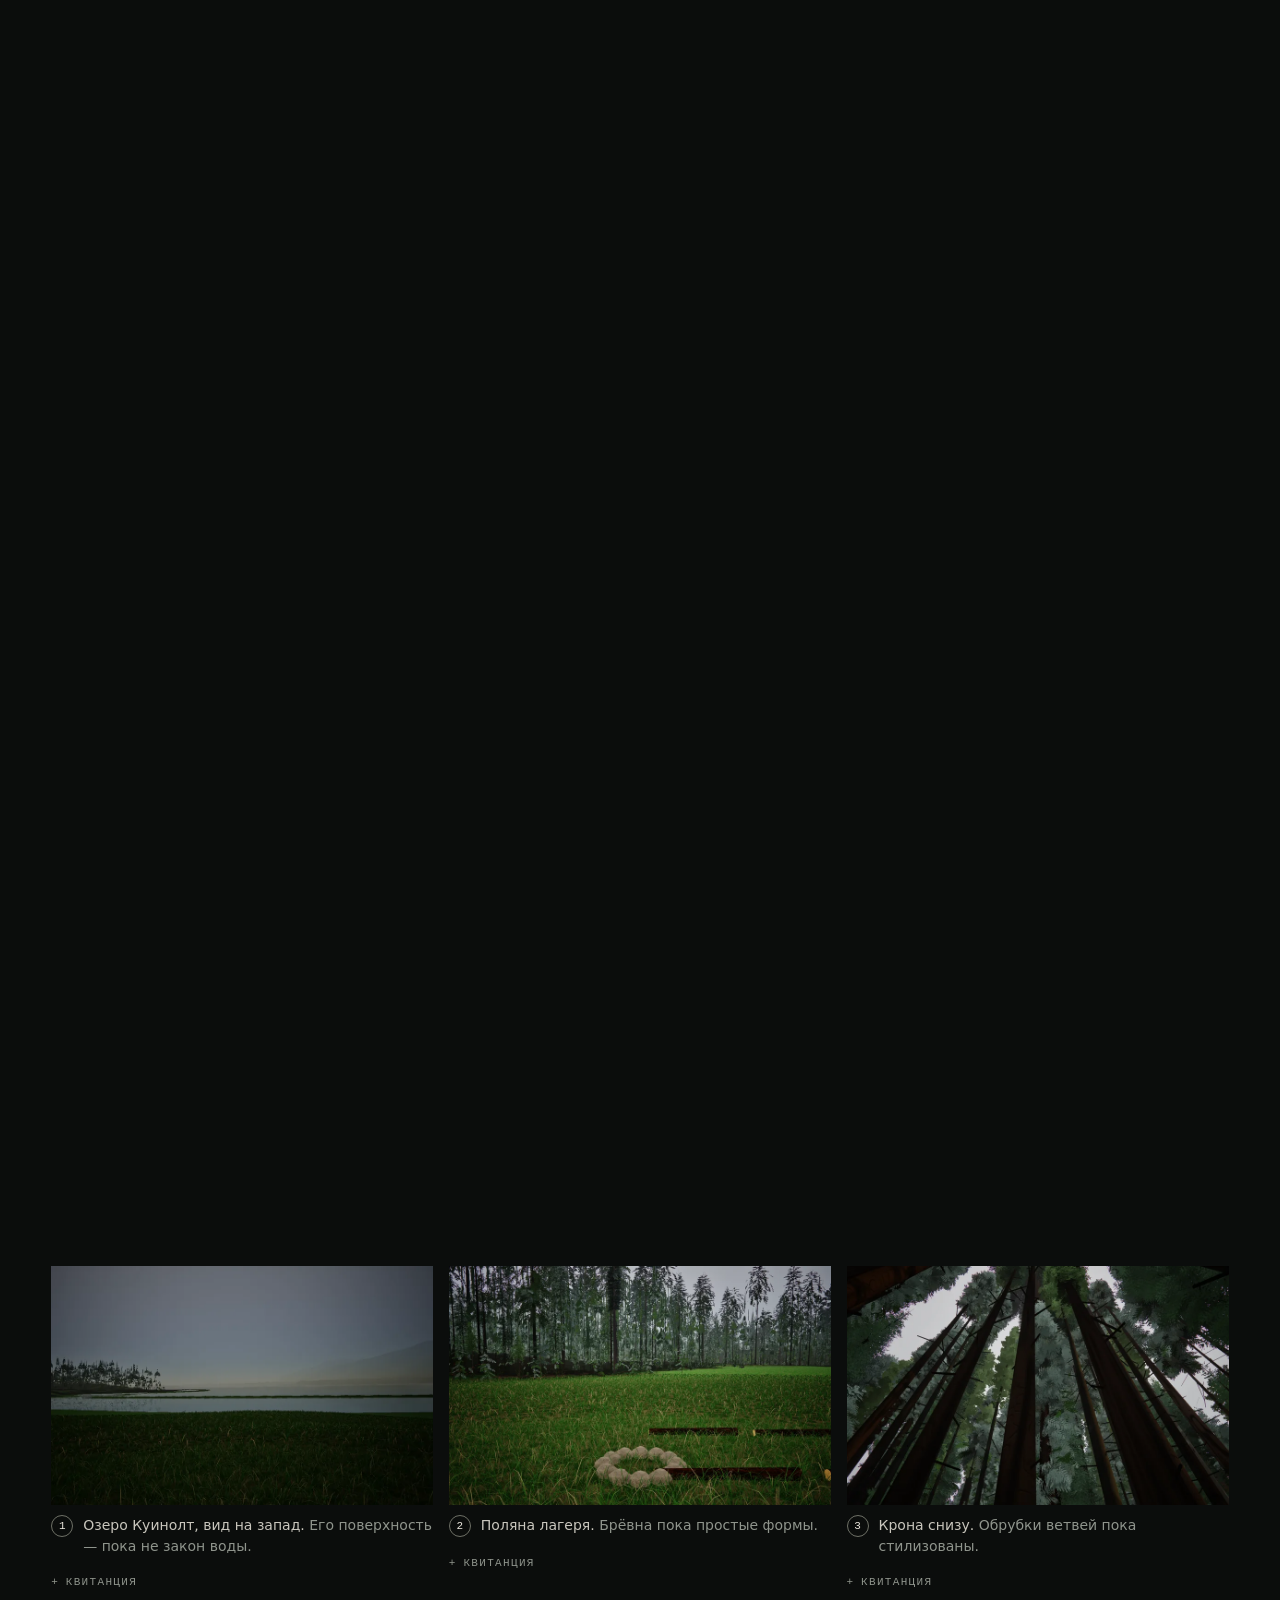
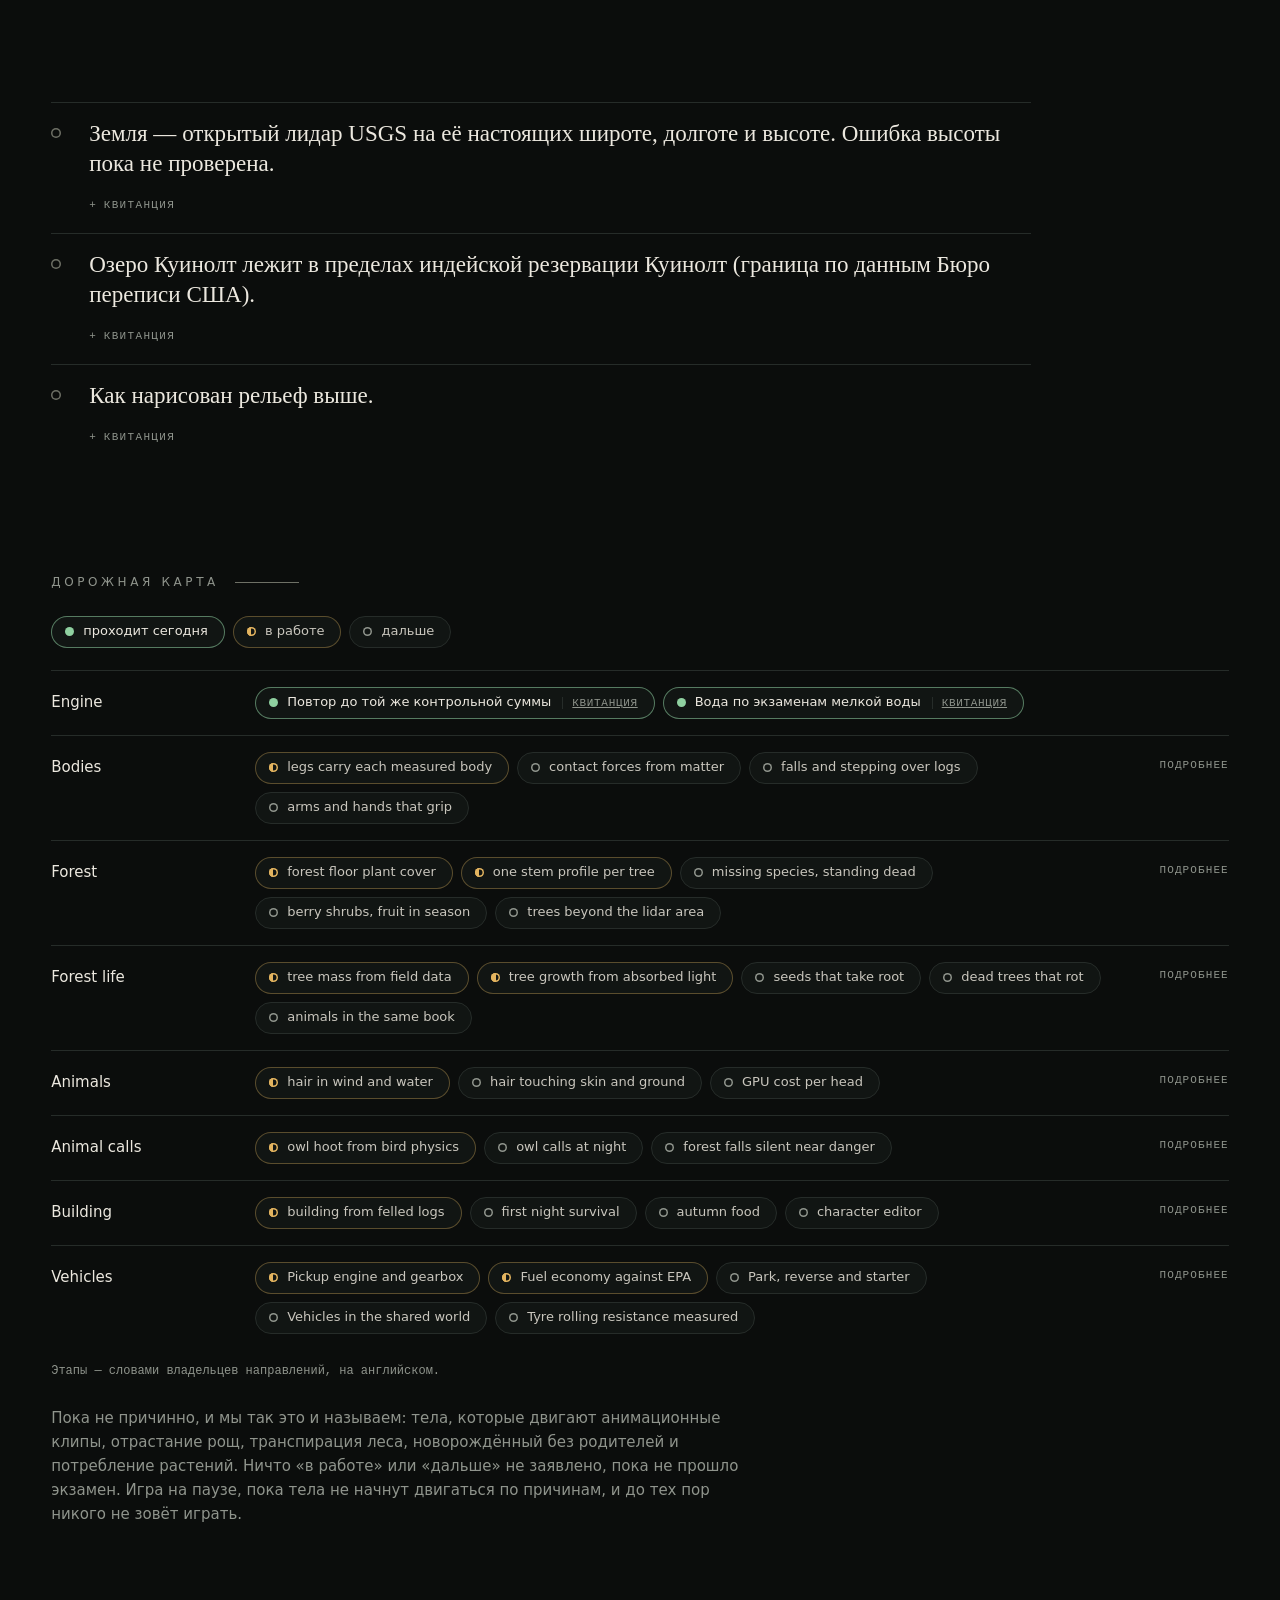
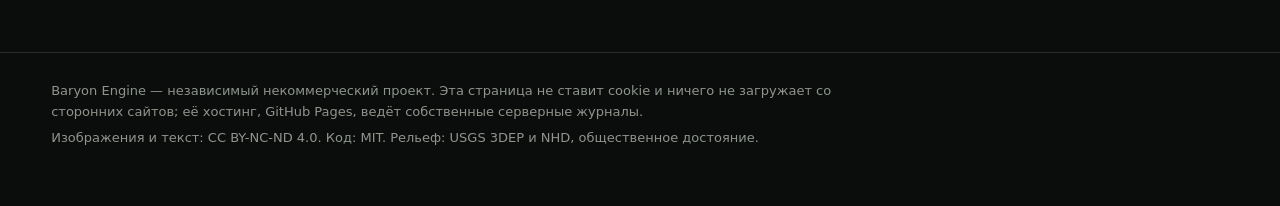
<file: ru/index.html>
<!doctype html>
<html lang="ru">
<head>
<meta charset="utf-8">
<meta http-equiv="Content-Security-Policy" content="default-src 'none'; script-src 'self'; style-src 'self'; img-src 'self'; media-src 'self'; font-src 'self'; connect-src 'none'; frame-src 'none'; form-action 'none'; base-uri 'none'">
<meta name="referrer" content="no-referrer">
<meta name="viewport" content="width=device-width, initial-scale=1">
<meta name="color-scheme" content="dark">
<title>Baryon Engine</title>
<meta name="description" content="Baryon Engine: движок мира для реальных мест на Земле, который строится так, чтобы у всего была причина. Его первый мир — онлайн-игра в настоящей долине озера Куинолт. Каждое утверждение называет свой экзамен.">
<link rel="alternate" hreflang="en" href="../">
<link rel="alternate" hreflang="ru" href="./">
<link rel="icon" type="image/svg+xml" href="../assets/icon.svg">
<link rel="stylesheet" href="../assets/site.css">
<script type="module" src="../assets/site.js"></script>
<script type="module" src="../assets/stage.js"></script>
</head>
<body>

<header class="hero">
  <nav class="lang"><a href="../" hreflang="en" lang="en">English</a></nav>
  <picture class="hero-img">
    <source type="image/webp" srcset="../media/canopy/canopy-828.webp 828w, ../media/canopy/canopy-1440.webp 1440w" sizes="100vw">
    <img src="../media/canopy/canopy-1440.jpg" width="1440" height="900" alt="Взгляд прямо вверх вдоль высоких хвойных стволов в крону; кадр отрисован движком. Людей в кадре нет.">
  </picture>
  <div class="hero-card">
    <p class="mark-word">Baryon Engine</p>
    <h1><span>Мир, который мы строим</span> <span>на причинах, а не на скриптах.</span></h1>
    <p class="lede">Движок мира для реальных мест на Земле. Его первый мир — Baryon Genesis (рабочее название), онлайн-игра в настоящей долине озера Куинолт. Насколько это верно сегодня:</p>
    <ol class="proofs">
      <li><span class="dot is-pass" aria-hidden="true"></span>Записанная сессия воспроизводится до той же 64-битной контрольной суммы. <a href="#receipt-replay">Квитанция</a></li>
      <li><span class="dot is-pass" aria-hidden="true"></span>В своих экзаменах вода следует уравнениям мелкой воды; в мире она пока не действует. <a href="#receipt-water">Квитанция</a></li>
      <li><span class="dot is-work" aria-hidden="true"></span>Законы, которые мир хранит всю жизнь: в работе, квитанция ждёт прогона на main. <a href="#engine">Экзамены</a></li>
    </ol>
  </div>
  <p class="hero-caption">Отрисовано движком, сборка d912eae. <a href="#receipt-frame-3">Квитанция кадра</a></p>
</header>

<main>
  <section class="engine" id="engine">
    <h2>Движок и его экзамены</h2>
    <ol class="claims">
      <li class="claim-row is-pass"><span class="chip-state">проходит сегодня: </span><p>Записанная сессия воспроизводится до той же 64-битной контрольной суммы.</p><details class="receipt" id="receipt-replay"><summary>Квитанция</summary><pre data-receipt="replay">claim    A recorded session replays exactly, to the same 64-bit checksum.
exam     GenesisBench --replay on the supported valley recording
         (current world format; 600 ticks, 3 agents; recording sha256
         dabb303a553284d1...)
output   Replay verified: tick=600, agents=3, checksum=9e2da0cad58a9a33
commit   b4246f42c1fc36ee594d5216f278cb2ceaa27d7f (main; the SHA the run
         tested, from its "Validate inputs" step)
date     2026-10-23 08:45 UTC
machine  Mac mini (Apple Silicon), macOS, release build
scope    One supported recording. Recordings in older world formats are
         refused by design, not replayed.</pre></details></li>
      <li class="claim-row is-work"><span class="chip-state">в работе: </span><p>Законы, которые мир хранит всю жизнь</p><span class="pending">квитанция ждёт прогона на main</span></li>
      <li class="claim-row is-work"><span class="chip-state">в работе: </span><p>Журнал отвергает подделку</p><span class="pending">квитанция ждёт прогона на main</span></li>
      <li class="claim-row is-work"><span class="chip-state">в работе: </span><p>Ограниченные наблюдения</p><span class="pending">квитанция ждёт прогона на main</span></li>
      <li class="claim-row is-work"><span class="chip-state">в работе: </span><p>Жители учатся на опыте</p><span class="pending">квитанция ждёт прогона на main</span></li>
      <li class="claim-row is-pass"><span class="chip-state">проходит сегодня: </span><p>В своих экзаменах вода следует уравнениям мелкой воды: прорыв плотины следует точному решению Риттера 1892 года с ошибкой профиля L1 меньше 3 %, а фронт воды отстаёт. В мире она пока не действует.</p><details class="receipt" id="receipt-water"><summary>Квитанция</summary><pre data-receipt="water">claim    In its exams, water follows the shallow-water equations. It is not
         yet live in the world shown on this page.
law      shallowWaterSemiImplicitV1 (Casulli 1990)
exams    WaterFieldTests: 10 tests, 0 failures, among them
           still water over a bumpy bed does not move
           mass is conserved exactly while water runs downhill
           a dam break follows Ritter's solution at both clocks
           rain on a slope settles to the kinematic-wave sheet
           a channel settles at Manning's normal depth
output   EXAM damBreak L1 k=1 0.02653561303221988 k=48 0.02715297851681398
           front k=1 290.0 m k=48 238.0 m exact 300.62948358402906 m
         EXAM kinematicSheet step=500 ms L1 0.001962163068997887
         TOTAL: passed=10 failed=0 skipped=0
commit   b4246f42c1fc36ee594d5216f278cb2ceaa27d7f (main; the SHA the run
         tested, from its "Validate inputs" step)
date     2026-10-23 09:30 UTC
machine  Mac mini (Apple Silicon), macOS
note     the profile's L1 error is 2.7 %; the wet front lags the exact one
         (238 m against 301 m at the 48x clock), as the output line shows</pre></details></li>
    </ol>
  </section>

  <section class="stage" aria-label="Его первый мир: долина Куинолт по данным лидара">
    <div class="stage-pin">
      <div class="map">
        <picture class="map-img">
          <source type="image/webp" srcset="../media/relief/relief-1280.webp 1280w, ../media/relief/relief-1920.webp 1920w, ../media/relief/relief-2560.webp 2560w, ../media/relief/relief-3750.webp 3750w" sizes="100vw">
          <img src="../media/relief/relief-1920.jpg" width="3750" height="2000" loading="lazy" alt="Серый теневой рельеф долины Куинолт, север сверху: озеро Куинолт чёрным, река входит с северо-востока и выходит на юго-запад, на востоке крутые хребты. Пронумерованные метки на юго-восточном берегу показывают, где снят каждый кадр и куда он смотрит.">
        </picture>
        <canvas class="map-gl" aria-hidden="true"></canvas>
        <svg class="map-svg" viewBox="0 0 15000 8000" preserveAspectRatio="xMidYMid slice" role="group" aria-label="Где снят каждый кадр">
<!-- marks:begin -->
<a class="mark" href="#frame-1" aria-label="Кадр 1: Озеро Куинолт, восточный конец"><path class="cone" pathLength="1" d="M6489.1 3979.7L5954.7 4431.9A700 700 0 0 1 5889.4 3618.5Z"/><g transform="translate(6489.1 3979.7)"><g class="mark-scale"><circle r="5.5"/><text x="10" y="-10" text-anchor="start">1</text></g></g></a>
<a class="mark" href="#frame-2" aria-label="Кадр 2: Поляна лагеря"><path class="cone" pathLength="1" d="M5798.0 4524.0L6206.0 5092.8A700 700 0 0 1 5390.0 5092.8Z"/><g transform="translate(5798.0 4524.0)"><g class="mark-scale"><circle r="5.5"/><text x="-10" y="20" text-anchor="end">2</text></g></g></a>
<a class="mark" href="#frame-3" aria-label="Кадр 3: Крона снизу"><path class="cone" pathLength="1" d="M5800.1 4416.4L5434.3 3819.5A700 700 0 0 1 6165.8 3819.5Z"/><g transform="translate(5800.1 4416.4)"><g class="mark-scale"><circle r="5.5"/><text x="-10" y="-10" text-anchor="end">3</text></g></g></a>
<!-- marks:end -->
        </svg>
      </div>
      <div class="title-card">
        <h2>Его первый мир: настоящая долина</h2>
        <p class="lede">Озеро Куинолт, штат Вашингтон, по открытому лидару USGS в масштабе 1:1.</p>
      </div>
      <p class="legend"><span>47.47° N, 123.84° W</span><span>Рельеф из лидарных тайлов движка, не игровой кадр. <span class="static-only">Свет с азимута 315° под углом 45°.</span><span class="live-only">Свет <b data-light>95° at 4°</b>: лампа, которую двигает прокрутка, а не солнце.</span> <a href="#receipt-relief">Квитанция</a></span></p>
      <p class="cue" aria-hidden="true">Листайте</p>
    </div>
  </section>

  <section class="frames" aria-label="Отрисовано движком">
    <figure id="frame-1">
      <picture>
        <source type="image/webp" srcset="../media/lake/lake-828.webp 828w, ../media/lake/lake-1320.webp 1320w" sizes="(max-width: 760px) 100vw, 33vw">
        <img src="../media/lake/lake-1320.jpg" srcset="../media/lake/lake-828.jpg 828w, ../media/lake/lake-1320.jpg 1320w" sizes="(max-width: 760px) 100vw, 33vw" width="1320" height="900" alt="Озеро Куинолт с восточного конца на высоте глаз, вид на запад: трава на переднем плане, полоса спокойной воды, лесистый мыс слева и хребет справа под серым небом. Людей в кадре нет.">
      </picture>
      <figcaption><span class="n">1</span><span>Озеро Куинолт, вид на запад. <em>Его поверхность — пока не закон воды.</em></span></figcaption>
      <details class="receipt" id="receipt-frame-1"><summary>Квитанция</summary><pre data-receipt="frame-lake">picture   Lake Quinault from its east end, looking west.
build     d912eae4b, release build
binary    sha256
          55cb2dbe85ecfb852cc4fe8ddd2c7b3c215ad76a052594010cc2818139982000
rendered  2026-10-22 19:37:37 UTC, Mac mini (Apple Silicon), exit 0
camera    47.47518 N, 123.83198 W: the map location the photographer gave
          a public photograph (Chris Light, "Lk Quinault (frm east)
          1316.jpg", Wikimedia Commons); no GPS, error unknown; 1.6 m
          above the ground (+/- 0.2 m); azimuth 265.4 deg true (+/- 0.0513
          deg); pitch 0.0 deg (+/- 0.0138 deg); horizontal field of view
          71.3 deg (+/- 1.5 deg); direction and pitch fitted to that
          photograph's terrain skyline. No pixel of it is used.
world     quinault-geo-v2; tick 311; world checksum cd08dd18752b50f8
note      The lake shown is a surface at its recorded level, not the water
          law.
master    PNG, sha256
          5d74b153550b6e6c89472e26dc9cb7503eb19646023ab058b955c2a57f969c1f
transform crop 1320:900:120:0; resize lanczos; webp cwebp -q 82 -m 6
          -metadata none; jpeg ffmpeg mjpeg q 3; no grade
published lake-828.webp 828x564 sha256
          63d7de2b9b09aa1a82143fa78e1fe3a1d2184d72b7e82adbb5da3f07968cf3b5
published lake-828.jpg 828x564 sha256
          878fde0fff34d6d1dc50a48ed9500de01b6ea9f47166203498b09d17b82b7336
published lake-1320.webp 1320x900 sha256
          7809f9235be42be67af12bce0625a4f7975595e44b67c437b3cf9d77b5902833
published lake-1320.jpg 1320x900 sha256
          d171b88ea25ae9a280f387d607d2efe50cfeb42feb8f3909ba02e6e3661b9e19
checked   No person in frame, checked by eye at full size. The left 120 px
          were cut because a dark shape there could not be told from a
          sapling.</pre></details>
    </figure>
    <figure id="frame-2">
      <picture>
        <source type="image/webp" srcset="../media/clearing/clearing-828.webp 828w, ../media/clearing/clearing-1440.webp 1440w" sizes="(max-width: 760px) 100vw, 33vw">
        <img src="../media/clearing/clearing-1440.jpg" srcset="../media/clearing/clearing-828.jpg 828w, ../media/clearing/clearing-1440.jpg 1440w" sizes="(max-width: 760px) 100vw, 33vw" width="1440" height="900" alt="Травяная поляна на высоте глаз, вид на юг к опушке; на переднем плане кольцо из камней и два бревна, небо пасмурное. Людей в кадре нет." loading="lazy">
      </picture>
      <figcaption><span class="n">2</span><span>Поляна лагеря. <em>Брёвна пока простые формы.</em></span></figcaption>
      <details class="receipt" id="receipt-frame-2"><summary>Квитанция</summary><pre data-receipt="frame-clearing">picture   The camp clearing near the south shore, looking south to the
          forest edge.
build     d912eae4b, release build
binary    sha256
          55cb2dbe85ecfb852cc4fe8ddd2c7b3c215ad76a052594010cc2818139982000
rendered  2026-10-22 19:34:29 UTC, Mac mini (Apple Silicon), exit 0
camera    47.47028 N, 123.84115 W (+/- 1 m); 1.6 m above the ground (+/-
          0.05 m); azimuth 180.0 deg true (+/- 0.5 deg); pitch -4.0 deg
          (+/- 0.5 deg); horizontal field of view 71.3 deg (+/- 1 deg)
world     quinault-geo-v2; tick 291; world checksum 6edab2fc41afc31
note      The stone ring and the logs are still plain shapes.
master    PNG, sha256
          e364a2a1ab9484f129c776e0de81b3651d1bf9cf13668f2892c99204c45a0995
transform crop none; resize lanczos; webp cwebp -q 82 -m 6 -metadata none;
          jpeg ffmpeg mjpeg q 3; no grade
published clearing-828.webp 828x518 sha256
          18cfbabbc1161c1d46d377139187dd74ca3381d0f975eae6de827401ace4f855
published clearing-828.jpg 828x518 sha256
          5085d713e3f38f0b4870b0a1647b94e0673cc31fc98151749e9b71ae4da1e126
published clearing-1440.webp 1440x900 sha256
          58317762426a19481fd87c33136ab20cc647a3a531cb912b77b4bbcb8a9e1edd
published clearing-1440.jpg 1440x900 sha256
          b174f6a5c704c6d2c2fdb949a55d8d78f9f72cc2a955933834240e5deaab24fb
checked   No person in frame. The dark shapes at the forest edge are
          ferns, checked under magnification.</pre></details>
    </figure>
    <figure id="frame-3">
      <picture>
        <source type="image/webp" srcset="../media/canopy/canopy-828.webp 828w, ../media/canopy/canopy-1440.webp 1440w" sizes="(max-width: 760px) 100vw, 33vw">
        <img src="../media/canopy/canopy-1440.jpg" srcset="../media/canopy/canopy-828.jpg 828w, ../media/canopy/canopy-1440.jpg 1440w" sizes="(max-width: 760px) 100vw, 33vw" width="1440" height="900" alt="Взгляд прямо вверх вдоль высоких хвойных стволов в крону на фоне бледного неба. Людей в кадре нет." loading="lazy">
      </picture>
      <figcaption><span class="n">3</span><span>Крона снизу. <em>Обрубки ветвей пока стилизованы.</em></span></figcaption>
      <details class="receipt" id="receipt-frame-3"><summary>Квитанция</summary><pre data-receipt="frame-canopy">picture   The canopy, seen from below.
build     d912eae4b, release build
binary    sha256
          55cb2dbe85ecfb852cc4fe8ddd2c7b3c215ad76a052594010cc2818139982000
rendered  2026-10-22 19:37:04 UTC, Mac mini (Apple Silicon), exit 0
camera    47.47125 N, 123.84112 W (+/- 1 m); 1.6 m above the ground (+/-
          0.05 m); azimuth 0.0 deg true (+/- 0.5 deg); pitch 62.0 deg (+/-
          0.5 deg); horizontal field of view 63.0 deg (+/- 1 deg)
world     quinault-geo-v2; tick 356; world checksum c426ac687bb49015
note      The branch stubs are still stylised.
master    PNG, sha256
          8127f201d57e4b4a7c8789b3706f250a4644b4782cdbc1a046b41b01b89ffdc1
transform crop none; resize lanczos; webp cwebp -q 82 -m 6 -metadata none;
          jpeg ffmpeg mjpeg q 3; no grade
published canopy-828.webp 828x518 sha256
          b896ccb0ebdda2d1169a48c68a200a89c16df031eb4288a9bfd451293ebb61f2
published canopy-828.jpg 828x518 sha256
          ad0ca788e44631467ef7087ced50f4b23d1daaba56f8bba8b67bb049c5ee6a20
published canopy-1440.webp 1440x900 sha256
          c04346a3d017644e9b6e11bd626c17981c1ace2d2c5781f4d1d441573993e830
published canopy-1440.jpg 1440x900 sha256
          85857d704857da2a7f16d9ba14718e727bffa89086437bb053699f0bedaf7764
checked   No person in frame, checked by eye at full size.</pre></details>
    </figure>
  </section>

  <section class="place" id="place">
    <ol class="claims">
      <li class="claim-row is-fact"><span class="chip-state">происхождение: </span><p>Земля — открытый лидар USGS на её настоящих широте, долготе и высоте. Ошибка высоты пока не проверена.</p><details class="receipt" id="receipt-valley"><summary>Квитанция</summary><pre data-receipt="valley">claim    The valley is the real Lake Quinault, Washington, at 1:1. Its ground
         is public USGS lidar, set at its true latitude, longitude and height.
kind     provenance, not an exam
ground   USGS 3D Elevation Program 1 m lidar, Olympic Peninsula 2017
         (vendor Quantum Spatial); USGS 1/3 arc-second DEM beyond it.
         U.S. Government works, public domain.
lake     USGS National Hydrography Dataset: Lake Quinault, GNIS 01531495
grid     2 m over 15 x 8 km around the lake, 32 m beyond
datum    NAD83(2011); heights NAVD88
frame    +proj=tmerc +lat_0=47.475 +lon_0=-123.865 +k_0=1 +ellps=GRS80
manifest quinault-geo-v2
         sha256 14b0a41d853490763d1ba814067538353f445e2618f448d52c9e6b13de00e71c
untested height error against survey benchmarks</pre></details></li>
      <li class="claim-row is-fact"><span class="chip-state">факт: </span><p>Озеро Куинолт лежит в пределах индейской резервации Куинолт (граница по данным Бюро переписи США).</p><details class="receipt" id="receipt-quinault-nation"><summary>Квитанция</summary><pre data-receipt="quinault-nation">claim    Lake Quinault lies within the Quinault Indian Reservation (U.S.
         Census boundary).
boundary U.S. Census Bureau TIGERweb, American Indian / Alaska Native
         areas: "Quinault Reservation", GEOID 3040; queried 2026-10-23.
         Seven points on the lake fall inside it; the boundary follows the
         shore, so the cameras on this page (on the shore) stand outside
         it and the water in frame 1 is inside it.</pre></details></li>
      <li class="claim-row is-fact"><span class="chip-state">метод: </span><p>Как нарисован рельеф выше.</p><details class="receipt" id="receipt-relief"><summary>Квитанция</summary><pre data-receipt="relief">picture   The valley's relief, drawn from the engine's terrain tiles (USGS
          lidar). Not a game frame.
manifest  quinault-geo-v2, sha256
          14b0a41d853490763d1ba814067538353f445e2618f448d52c9e6b13de00e71c
tiles     120 fine tiles at 2 m, each checked against the manifest;
          their hashes in order hash to 31bc277bdf6cb5b3
extent    15 x 8 km, north up, 4 m per pixel
method    2 x 2 block mean of the 2 m nodes; Horn (1981) hillshade, light
          from azimuth 315 deg at 45 deg altitude; land grey 24 + 231 x
          max(0, cos), so black is water only: lake and river nodes, which
          the survey flattens and whose bed is unknown; no colour,
          atmosphere or grade
check     969549 black cells = 969549 water + 0 no-data cells
tool      tools/relief.py in this repository, Python standard library only
master    PNG 3750 x 2000 grey, sha256
          fac0857517e0b04214a5843cb539f9580ee9cd883c70f9f43a4e68f06c9591ea
          pixel data sha256 d04bb6559e15efc15608402ff79393b8334e34c83119d34f29969e1d33121076
published relief-1280.webp 1280x682 sha256
          89e1021887f74cae57346490fe1c0423be3267b1d19dce1d646561753a9a787d
published relief-1920.webp 1920x1024 sha256
          c550e145b563f5a8817b1da70bebc920666214c221f1aae462715e126d73233d
published relief-1920.jpg 1920x1024 sha256
          611049176e40ec2afabc6191fd89e02687d277e7d287824ee92bca4495063c6a
published relief-2560.webp 2560x1366 sha256
          67b16cad30ea340de3eecffbeacb8733919a8a3696a419b124a958250adc23c4
published relief-3750.webp 3750x2000 sha256
          69ebaa9e64c0b42befb154bf382d84ece6c1202e368ae28d3f71446a74eb6ba7
heights   height-8m.png 1875 x 1000, 8 m; height-16m.png 937 x 500, 16 m (phones)
          R x 256 + G = height above NAVD88 0 in 5 cm steps; B = 255 for water;
          means of the cells above; lit live in your browser by the same
          method (Horn's 3 x 3 kernel, grey 24 + 231 x max(0, cos)) from
          these heights, with a lamp moved as you scroll (not the sun)
          rgb sha256 87afc2b599b109d850164dedd586d16eb506ed8743a60685afb2d514a795ea93
                     a7ab9fcf1c396ed8cb018aa6470f30e69d19004f98ac6de8d3151d27ed8daa02
published height-8m.png sha256
          ea7ee6f218052df3596042dab2badc8bd11532d94fcc65b72edae9447650bcd6
published height-16m.png sha256
          e8b678570eb1772a0ab211d1353ebe333231eddb02fb9881b9cbe84d2b9c3476
marks     camera positions and fields of view copied from each frame's receipt</pre></details></li>
    </ol>
  </section>

  <section class="road" id="roadmap">
    <h2>Дорожная карта</h2>
    <p class="legend-inline"><span class="chip is-pass">проходит сегодня</span><span class="chip is-work">в работе</span><span class="chip is-next">дальше</span></p>
    <!-- roadmap:begin -->
    <ol class="roadmap">
      <li class="rm-row"><span class="rm-track">Engine</span><ol class="rm-chips"><li class="chip is-pass"><span class="chip-state">проходит сегодня: </span>Повтор до той же контрольной суммы <a class="chip-receipt" href="#receipt-replay">Квитанция</a></li><li class="chip is-pass"><span class="chip-state">проходит сегодня: </span>Вода по экзаменам мелкой воды <a class="chip-receipt" href="#receipt-water">Квитанция</a></li></ol></li>
      <li class="rm-row"><span class="rm-track">Bodies</span><ol class="rm-chips"><li class="chip is-work"><span class="chip-state">в работе: </span>legs carry each measured body</li><li class="chip is-next"><span class="chip-state">дальше: </span>contact forces from matter</li><li class="chip is-next"><span class="chip-state">дальше: </span>falls and stepping over logs</li><li class="chip is-next"><span class="chip-state">дальше: </span>arms and hands that grip</li></ol><details class="rm-more"><summary>Подробнее</summary><p>Next, in order: contact between bodies and solids as forces from the matter that meets; stepping over logs and roots, and falls when a foot is caught; step timing from the body&#x27;s own energy cost; arms and hands that reach and grip under the same law; segment masses from each body&#x27;s own measurements instead of a sex label.</p><p class="issue">эпик #1489</p></details></li>
      <li class="rm-row"><span class="rm-track">Forest</span><ol class="rm-chips"><li class="chip is-work"><span class="chip-state">в работе: </span>forest floor plant cover</li><li class="chip is-work"><span class="chip-state">в работе: </span>one stem profile per tree</li><li class="chip is-next"><span class="chip-state">дальше: </span>missing species, standing dead</li><li class="chip is-next"><span class="chip-state">дальше: </span>berry shrubs, fruit in season</li><li class="chip is-next"><span class="chip-state">дальше: </span>trees beyond the lidar area</li></ol><details class="rm-more"><summary>Подробнее</summary><p>Next for the forest, in order: the measured plant cover of the forest floor at every distance; one stem profile per tree, read by contact, sight, fire warmth, wood and the drawn trunk; the missing species and standing dead trees; berry shrubs whose fruit is food in season; trees beyond the lidar survey area; leaves that change and fall with the seasons.</p><p class="issue">эпик #1208</p></details></li>
      <li class="rm-row"><span class="rm-track">Forest life</span><ol class="rm-chips"><li class="chip is-work"><span class="chip-state">в работе: </span>tree mass from field data</li><li class="chip is-work"><span class="chip-state">в работе: </span>tree growth from absorbed light</li><li class="chip is-next"><span class="chip-state">дальше: </span>seeds that take root</li><li class="chip is-next"><span class="chip-state">дальше: </span>dead trees that rot</li><li class="chip is-next"><span class="chip-state">дальше: </span>animals in the same book</li></ol><details class="rm-more"><summary>Подробнее</summary><p>Next for the life cycle, in order: measured trees that grow from the light they absorb and the water they take up, with the free regrowth of food removed; seeds that fall, wait for spring and take root by seedbed, best on rotting logs; dead trees that stand, fall and rot into the next seedbed; the same book for animals once bodies can be born and die; fungi that feed on decay or on living trees.</p><p class="issue">эпик #1546</p></details></li>
      <li class="rm-row"><span class="rm-track">Animals</span><ol class="rm-chips"><li class="chip is-work"><span class="chip-state">в работе: </span>hair in wind and water</li><li class="chip is-next"><span class="chip-state">дальше: </span>hair touching skin and ground</li><li class="chip is-next"><span class="chip-state">дальше: </span>GPU cost per head</li></ol><details class="rm-more"><summary>Подробнее</summary><p>Next, in order: measure the cost of hair and fur on the GPU for each head, inside equal frame-time tiers. Add contact between strands, and between strands and the body, through the one contact law. Add the drag a fibre feels in still air when it oscillates (unsteady Stokes drag), the friction of air along a fibre, and the fibre&#x27;s own material damping. Then strands drawn on a head, the law&#x27;s first reader, and one review of the whole rod law. Later the same law carries grass, twigs and ropes.</p><p class="issue">эпик #1460</p></details></li>
      <li class="rm-row"><span class="rm-track">Animal calls</span><ol class="rm-chips"><li class="chip is-work"><span class="chip-state">в работе: </span>owl hoot from bird physics</li><li class="chip is-next"><span class="chip-state">дальше: </span>owl calls at night</li><li class="chip is-next"><span class="chip-state">дальше: </span>forest falls silent near danger</li></ol><details class="rm-more"><summary>Подробнее</summary><p>Next, in order: one law of sound for a bird&#x27;s vocal organ and tract, and for an insect&#x27;s stridulation, with only each species&#x27; motor gestures fitted to openly licensed recordings. First a barred owl perched in the forest, calling at night and dawn, its call compared with published measurements and with held-out recordings in a blind test. Then a dawn songbird recorded at the valley in October, crickets only where the season and temperature allow, and alarm calls and silence when an animal perceives a predator or a person.</p><p class="issue">эпик #1541</p></details></li>
      <li class="rm-row"><span class="rm-track">Building</span><ol class="rm-chips"><li class="chip is-work"><span class="chip-state">в работе: </span>building from felled logs</li><li class="chip is-next"><span class="chip-state">дальше: </span>first night survival</li><li class="chip is-next"><span class="chip-state">дальше: </span>autumn food</li><li class="chip is-next"><span class="chip-state">дальше: </span>character editor</li></ol><details class="rm-more"><summary>Подробнее</summary><p>Next, in order: a player lays out a building plan that no law reads, and real felled logs fill it one by one through the one construction law. Then the first night of a survival world: heat, fire and shelter decide whether a body reaches dawn. Then autumn food: a carried ration, then fish cooked on a fire. Then a character editor that sets a body&#x27;s birth inputs inside the ANSUR II survey of US Army personnel, so that its build sets its gait, its load and its cold tolerance. That survey holds no elderly or disabled bodies, so the editor cannot make them yet; player bodies are always adults.</p><p class="issue">эпик #1484</p></details></li>
      <li class="rm-row"><span class="rm-track">Vehicles</span><ol class="rm-chips"><li class="chip is-work"><span class="chip-state">в работе: </span>Pickup engine and gearbox</li><li class="chip is-work"><span class="chip-state">в работе: </span>Fuel economy against EPA</li><li class="chip is-next"><span class="chip-state">дальше: </span>Park, reverse and starter</li><li class="chip is-next"><span class="chip-state">дальше: </span>Vehicles in the shared world</li><li class="chip is-next"><span class="chip-state">дальше: </span>Tyre rolling resistance measured</li></ol><details class="rm-more"><summary>Подробнее</summary><p>Next for aviation and vehicles, in order. The pickup gets a gear selector with park, reverse and neutral, and a starter, so a stalled engine or an empty tank can be recovered. Vehicles are then born in the shared world on its real terrain and breathe its air. The fuel-economy exams against public EPA measurements are reworked part by part, each declared part replaced only by a measured one chosen by a rule written beforehand. Then road-load measurement of tyre rolling resistance, more vehicles on the same law, and the airliner sharing it.</p><p class="issue">эпик #1448</p></details></li>
    </ol>
    <p class="roadmap-note">Этапы — словами владельцев направлений, на английском.</p>
    <!-- roadmap:end -->
    <p class="aim">Пока не причинно, и мы так это и называем: тела, которые двигают анимационные клипы, отрастание рощ, транспирация леса, новорождённый без родителей и потребление растений. Ничто «в работе» или «дальше» не заявлено, пока не прошло экзамен. Игра на паузе, пока тела не начнут двигаться по причинам, и до тех пор никого не зовёт играть.</p>
  </section>
</main>

<footer>
  <p>Baryon Engine — независимый некоммерческий проект. Эта страница не ставит cookie и ничего не загружает со сторонних сайтов; её хостинг, GitHub Pages, ведёт собственные серверные журналы.</p>
  <p>Изображения и текст: CC BY-NC-ND 4.0. Код: MIT. Рельеф: USGS 3DEP и NHD, общественное достояние.</p>
</footer>

</body>
</html>
</file>
<file: assets/site.css>
/* baryonengine.com. System fonts only: nothing is downloaded but this file. */
:root {
  --bg: #0b0d0c;
  --panel: #111513;
  --ink: #ece8df;
  --soft: #c9c6bd;
  --muted: #8f948c;
  --line: #262c29;
  --horizon: #6e7066; /* the mean of the lake frame's horizon band */
  --pass: #8fd0a0;    /* passes today */
  --work: #e3b45f;    /* in work */
  --draft: #e08f78;   /* draft marks, gone at publication */
  --serif: ui-serif, "New York", "Iowan Old Style", Georgia, "Times New Roman", serif;
  --sans: system-ui, -apple-system, "Segoe UI", Roboto, "Helvetica Neue", Arial, sans-serif;
  --mono: ui-monospace, "SF Mono", SFMono-Regular, Menlo, Consolas, monospace;
  --gutter: clamp(16px, 4vw, 56px);
  --ease: cubic-bezier(.2, .7, .2, 1);
  --s1: 8px; --s2: 16px; --s3: 24px; --s4: 40px; --s5: clamp(72px, 12vh, 140px);
  interpolate-size: allow-keywords;
}
* { box-sizing: border-box; }
html { background: var(--bg); color: var(--ink); -webkit-text-size-adjust: 100%; }
body { margin: 0; font: 17px/1.6 var(--sans); -webkit-font-smoothing: antialiased; }
a { color: inherit; }
img { display: block; width: 100%; height: auto; }

.draft {
  position: relative; z-index: 5; margin: 0; padding: 8px var(--gutter);
  font: 12px/1.4 var(--mono); letter-spacing: 0.04em;
  color: var(--draft); background: #1c1311; border-bottom: 1px solid #3a2420;
}

/* ---------- The stage: the valley's relief, lit live; a plain picture without script. ---------- */
.stage { position: relative; height: 100vh; height: 100svh; min-height: 520px; }
.stage.is-live { height: 300vh; height: 300svh; }
.stage-pin { position: sticky; top: 0; height: 100vh; height: 100svh; min-height: 520px; overflow: hidden; background: #000; }
.map, .map-img, .map-gl, .map-svg { position: absolute; inset: 0; width: 100%; height: 100%; }
.map-img img { width: 100%; height: 100%; object-fit: cover; object-position: 50% 50%; }
.map-gl { opacity: 0; transition: opacity 1.4s var(--ease); }
.stage.is-lit .map-gl { opacity: 1; }
.stage.is-lit .map-img { opacity: 0; transition: opacity 1s ease .6s; }
.map-svg { overflow: visible; }

.mark { text-decoration: none; opacity: calc(clamp(0, (var(--p, 1) - .52) * 7, 1)); }
.cone {
  fill: var(--bg); fill-opacity: calc(.42 * clamp(0, (var(--p, 1) - .68) * 6, 1));
  stroke: var(--ink); stroke-width: 1.6; vector-effect: non-scaling-stroke;
  filter: drop-shadow(0 0 1.5px rgba(0, 0, 0, .9));
  stroke-dasharray: 1; stroke-dashoffset: calc(1 - clamp(0, (var(--p, 1) - .55) / .25, 1));
}
.mark-scale { transform: scale(var(--k, 9)); }
.mark circle { fill: var(--bg); stroke: var(--ink); stroke-width: 2.5; }
.mark text { font: 600 16px var(--mono); fill: var(--ink); paint-order: stroke; stroke: var(--bg); stroke-width: 5px; }
.mark:hover circle, .mark:focus-visible circle { fill: var(--ink); }

.title-card {
  position: absolute; left: var(--gutter); bottom: clamp(72px, 12vh, 140px); z-index: 2;
  width: min(620px, calc(100% - 2 * var(--gutter)));
  padding: clamp(22px, 3vw, 40px) clamp(22px, 3vw, 44px);
  background: rgba(11, 13, 12, .88); border: 1px solid rgba(236, 232, 223, .08);
  opacity: calc(1 - clamp(0, (var(--p, 0) - .1) * 4, 1));
  transform: translateY(calc(var(--p, 0) * -16vh));
}
.mark-word { display: flex; align-items: center; gap: 12px; margin: 0 0 clamp(18px, 3vh, 30px); font-size: 12px; letter-spacing: 0.34em; text-transform: uppercase; color: var(--muted); }
h1 { margin: 0 0 22px; font: 400 clamp(34px, 4.4vw, 72px)/1.02 var(--serif); letter-spacing: -0.02em; }
h1 span { display: block; }
.lede { margin: 0; max-width: 40em; font-size: clamp(15px, 1.3vw, 18px); color: var(--soft); }
.pledge { margin: 16px 0 0; font: 12px/1.5 var(--mono); letter-spacing: .02em; color: var(--muted); }

.legend {
  position: absolute; left: var(--gutter); right: var(--gutter); bottom: 18px; z-index: 2; margin: 0;
  display: flex; flex-wrap: wrap; justify-content: space-between; gap: 4px 24px;
  font: 11px/1.5 var(--mono); color: var(--ink);
}
.legend > span { padding: 3px 8px; background: rgba(11, 13, 12, .78); }
.legend b { font-weight: 500; }
.live-only { display: none; }
.stage.is-live .live-only { display: inline; }
.stage.is-live .static-only { display: none; }
.cue {
  position: absolute; right: var(--gutter); top: 28px; z-index: 2; margin: 0;
  font: 11px/1 var(--mono); letter-spacing: .3em; text-transform: uppercase; color: var(--ink);
  padding: 6px 10px; background: rgba(11, 13, 12, .78);
  display: none; opacity: calc(1 - clamp(0, var(--p, 0) * 8, 1));
}
.stage.is-live .cue { display: block; }

/* ---------- The first screen: the aim, and how far it holds today ---------- */
.hero { position: relative; min-height: 100vh; min-height: 100svh; display: flex; align-items: flex-end; overflow: hidden; background: #000; }
.hero-img, .hero-img img { position: absolute; inset: 0; width: 100%; height: 100%; }
.hero-img img { object-fit: cover; object-position: 50% 40%; }
.hero-card {
  position: relative; z-index: 2; margin: 0 var(--gutter) clamp(64px, 11vh, 120px);
  width: min(880px, calc(100% - 2 * var(--gutter))); padding: clamp(22px, 3vw, 44px);
  background: rgba(11, 13, 12, .9); border: 1px solid rgba(236, 232, 223, .08);
}
.proofs { margin: 22px 0 0; padding: 0; list-style: none; display: grid; gap: 10px; }
.proofs li { display: flex; gap: 12px; align-items: baseline; font-size: 15px; line-height: 1.45; color: var(--soft); }
.proofs a, .hero-caption a, .legend a, .chip-receipt { color: var(--muted); font: 11px var(--mono); letter-spacing: .06em; text-transform: uppercase; }
.dot { flex: none; width: 9px; height: 9px; border-radius: 50%; transform: translateY(-1px); }
.dot.is-pass, .chip.is-pass::before { background: var(--pass); }
.dot.is-work, .chip.is-work::before { background: linear-gradient(90deg, var(--work) 50%, transparent 50%); box-shadow: inset 0 0 0 1.5px var(--work); }
.chip.is-next::before { box-shadow: inset 0 0 0 1.5px var(--muted); }
.lang { position: absolute; top: 18px; right: var(--gutter); z-index: 3; margin: 0; }
.lang a { display: inline-block; padding: 6px 12px; font: 12px/1 var(--mono); letter-spacing: .12em; color: var(--ink); text-decoration: none; background: rgba(11, 13, 12, .78); border: 1px solid rgba(236, 232, 223, .18); border-radius: 999px; }
.lang a:hover, .lang a:focus-visible { background: var(--ink); color: var(--bg); }
.hero-caption { position: absolute; right: var(--gutter); bottom: 18px; z-index: 2; margin: 0; padding: 3px 8px; font: 11px/1.5 var(--mono); color: var(--ink); background: rgba(11, 13, 12, .78); }

/* ---------- Claims as rows: state, one line, the receipt behind a click ---------- */
.claims { margin: 0; padding: 0; list-style: none; max-width: 980px; }
.claim-row { display: grid; grid-template-columns: 22px 1fr; column-gap: var(--s2); padding: var(--s2) 0; border-top: 1px solid var(--line); }
.claim-row::before { content: ""; width: 10px; height: 10px; border-radius: 50%; margin-top: .55em; grid-row: 1; }
.claim-row.is-pass::before { background: var(--pass); }
.claim-row.is-work::before { background: linear-gradient(90deg, var(--work) 50%, transparent 50%); box-shadow: inset 0 0 0 1.5px var(--work); }
.claim-row.is-fact::before { box-shadow: inset 0 0 0 1.5px var(--horizon); }
.claim-row p { margin: 0; grid-column: 2; font: 400 clamp(18px, 1.8vw, 24px)/1.3 var(--serif); color: var(--ink); }
.claim-row .receipt, .claim-row .pending { grid-column: 2; }
.pending { font: 11px/1.4 var(--mono); letter-spacing: .08em; text-transform: uppercase; color: var(--draft); margin-top: 8px; }
.chip-state { position: absolute; width: 1px; height: 1px; overflow: hidden; clip-path: inset(50%); white-space: nowrap; }

/* ---------- The roadmap picture ---------- */
.legend-inline { display: flex; flex-wrap: wrap; gap: 8px; margin: 0 0 22px; }
.roadmap { margin: 0; padding: 0; list-style: none; }
.roadmap-note { margin: 14px 0 0; font: 12px var(--mono); color: var(--muted); }
.rm-row { display: grid; grid-template-columns: minmax(120px, 180px) 1fr auto; gap: var(--s1) var(--s3); align-items: start; padding: var(--s2) 0; border-top: 1px solid var(--line); }
.rm-track { font: 500 15px/2 var(--sans); color: var(--ink); }
.rm-chips { display: flex; flex-wrap: wrap; gap: 8px; margin: 0; padding: 0; list-style: none; }
.chip {
  display: inline-flex; flex: none; align-items: center; gap: 9px; box-sizing: border-box; max-width: 100%;
  min-height: 32px; padding: 6px 16px 6px 13px; white-space: nowrap;
  font: 13px/1.3 var(--sans); color: var(--soft); border: 1px solid var(--line); border-radius: 999px; background: var(--panel);
}
.chip::before { content: ""; flex: none; width: 9px; height: 9px; border-radius: 50%; }
.chip .chip-receipt { margin-left: 2px; padding-left: 9px; border-left: 1px solid var(--line); }
.chip.is-pass { color: var(--ink); border-color: color-mix(in srgb, var(--pass) 55%, transparent); }
.chip.is-work { border-color: color-mix(in srgb, var(--work) 35%, transparent); }
.rm-more summary { cursor: pointer; list-style: none; font: 11px/2.4 var(--mono); letter-spacing: .1em; text-transform: uppercase; color: var(--muted); }
.rm-more summary::-webkit-details-marker { display: none; }
.rm-more[open] { grid-column: 1 / -1; }
.rm-more p { max-width: 48em; margin: 6px 0; color: var(--soft); font-size: 15px; }
.issue { font: 11px var(--mono); color: var(--muted); }
.rm-row[data-draft] .rm-track::after { content: " · draft"; font: 10px var(--mono); color: var(--draft); }
:lang(ru) .rm-row[data-draft] .rm-track::after { content: " · черновик"; }
.aim { margin: 28px 0 0; max-width: 46em; color: var(--muted); font-size: 15px; }

/* ---------- Frames ---------- */
.frames {
  display: grid; grid-template-columns: repeat(3, 1fr); gap: clamp(10px, 1.2vw, 18px);
  padding: var(--s5) var(--gutter) 0; max-width: 1800px; margin: 0 auto;
}
.frames figure { margin: 0; min-width: 0; scroll-margin-top: 24px; }
.frames picture { display: block; overflow: hidden; background: var(--panel); }
.frames img { aspect-ratio: 1440 / 900; object-fit: cover; }
figcaption { display: flex; gap: 10px; margin-top: 10px; font-size: 14px; line-height: 1.45; color: var(--soft); }
figcaption em { font-style: normal; color: var(--muted); }
.n {
  flex: none; width: 22px; height: 22px; border: 1px solid var(--horizon); border-radius: 50%;
  font: 11px/20px var(--mono); text-align: center; color: var(--ink);
}

/* ---------- Receipts: a quiet label that unfolds into the exact record. ---------- */
.receipt { margin-top: 10px; min-width: 0; max-width: 100%; }
.receipt summary {
  display: inline-flex; align-items: center; gap: 8px; cursor: pointer; list-style: none;
  font: 11px/1 var(--mono); letter-spacing: 0.12em; text-transform: uppercase; color: var(--muted);
  padding: 6px 0;
}
.receipt summary::-webkit-details-marker { display: none; }
.receipt summary::before { content: "+"; width: 1ch; }
.receipt[open] summary::before { content: "\2212"; }
.receipt summary:hover, .receipt summary:focus-visible { color: var(--ink); }
.receipt::details-content { height: 0; overflow: clip; transition: height .45s var(--ease), content-visibility .45s allow-discrete; }
.receipt[open]::details-content { height: auto; }
.receipt pre {
  margin: 6px 0 0; padding: 14px 16px; overflow-x: auto; max-width: 100%;
  font: 12px/1.55 var(--mono); color: var(--soft); white-space: pre; tab-size: 2;
  background: var(--panel); border: 1px solid var(--line); border-radius: 4px;
}
.copy {
  margin-top: 6px; padding: 4px 10px; cursor: pointer;
  font: 11px/1.4 var(--mono); letter-spacing: 0.08em; color: var(--muted);
  background: none; border: 1px solid var(--line); border-radius: 3px;
}
.copy:hover { color: var(--ink); border-color: var(--horizon); }

/* ---------- Sections ---------- */
section:not(.stage):not(.frames):not(.hero) { padding: var(--s5) var(--gutter) 0; max-width: 1500px; margin: 0 auto; }
h2 {
  display: flex; align-items: center; gap: var(--s2); margin: 0 0 var(--s3);
  font-size: 12px; letter-spacing: 0.3em; text-transform: uppercase; font-weight: 500; color: var(--muted);
}
h2::after { content: ""; height: 1px; width: 64px; background: var(--horizon); transform-origin: left; }
.intro, .place .text p, .relief-note p, .next p, .game > p, .residents > p { max-width: 40em; margin: 0 0 18px; color: var(--soft); }
.relief-note { max-width: 44em; margin: 8px 0 0; }

.claim { padding: 36px 0 30px; border-top: 1px solid var(--line); }
.place .claim { margin-top: 48px; }
.claim h3 { margin: 0 0 12px; max-width: 28ch; font: 400 clamp(24px, 3vw, 40px)/1.15 var(--serif); letter-spacing: -0.01em; }
.claim p { margin: 0 0 10px; color: var(--soft); max-width: 44em; }
.kind { font: 11px/1.4 var(--mono); letter-spacing: 0.12em; text-transform: uppercase; color: var(--muted) !important; }
.draft-tag { color: var(--draft) !important; }
.figure {
  display: inline-block; margin: 18px 0 14px !important; white-space: nowrap; overflow: hidden;
  font: 400 clamp(32px, 7vw, 96px)/1 var(--mono); letter-spacing: -0.02em; color: var(--ink) !important;
}
.next ul { margin: 0 0 18px; padding-left: 1.1em; max-width: 40em; color: var(--soft); }
.next li { margin-bottom: 8px; }
.muted { color: var(--muted) !important; }
.issue { font: 11px var(--mono); color: var(--muted); white-space: nowrap; }

footer {
  max-width: 1500px; margin: clamp(80px, 14vh, 160px) auto 0; padding: 28px var(--gutter) 56px;
  border-top: 1px solid var(--line); font-size: 13px; color: var(--muted);
}
footer p { margin: 0 0 6px; max-width: 60em; }

@media (max-width: 760px) {
  .stage.is-live { height: 200vh; height: 200svh; }
  .hero-card { padding: 20px; }
  .proofs li { font-size: 14px; }
  .hero-caption { left: var(--gutter); right: auto; }
  .rm-row { grid-template-columns: 1fr; }
  .chip { white-space: normal; border-radius: 16px; }
  .hero-card { margin-bottom: 72px; }
  .frames { grid-template-columns: 1fr; gap: 28px; }
  .title-card { bottom: 96px; }
  .legend { font-size: 10px; }
  .receipt pre { font-size: 10.5px; padding: 12px; }
}

/* ---------- Motion: the page's only ornament, and optional. ---------- */
@media (prefers-reduced-motion: no-preference) {
  h1 span { animation: line-in 1.3s var(--ease) both; }
  h1 span + span { animation-duration: 1.6s; }

  @supports (animation-timeline: view()) {
    .frames picture { animation: wipe linear both; animation-timeline: view(); animation-range: entry 0% cover 40%; }
    .frames img { animation: settle linear both; animation-timeline: view(); animation-range: entry 0% cover 60%; }
    .frames figcaption, .claim-row, .rm-row {
      animation: rise linear both; animation-timeline: view(); animation-range: entry 0% entry 70%;
    }
    h2::after { animation: draw linear both; animation-timeline: view(); animation-range: entry 10% cover 30%; }
  }
}
@keyframes line-in { from { opacity: .3; transform: translateY(.3em); } to { opacity: 1; transform: none; } }
@keyframes rise { from { opacity: 0; transform: translateY(22px); } to { opacity: 1; transform: none; } }
@keyframes wipe { from { clip-path: inset(0 100% 0 0); } to { clip-path: inset(0 0 0 0); } }
@keyframes settle { from { transform: scale(1.08); } to { transform: scale(1); } }
@keyframes draw { from { transform: scaleX(0); } to { transform: scaleX(1); } }
@keyframes type { from { width: 0; } to { width: 16.2ch; } }
</file>
